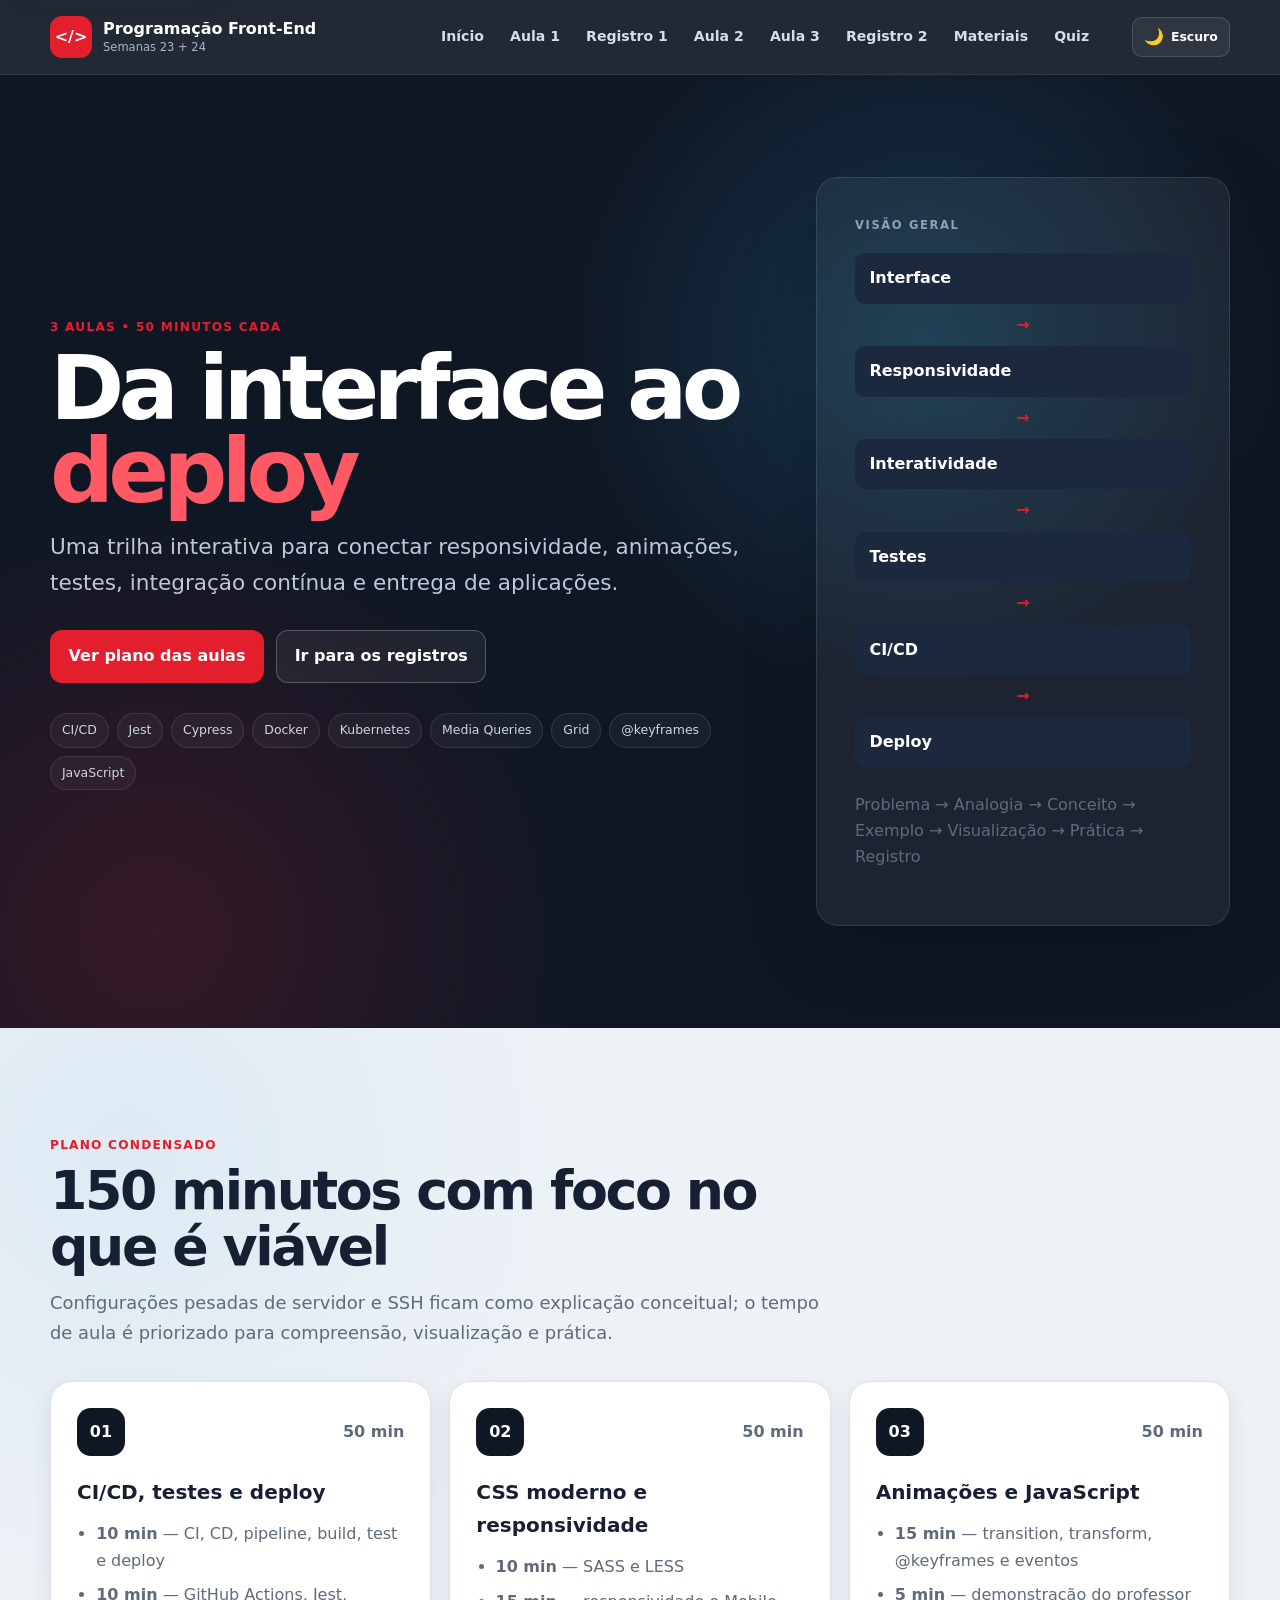
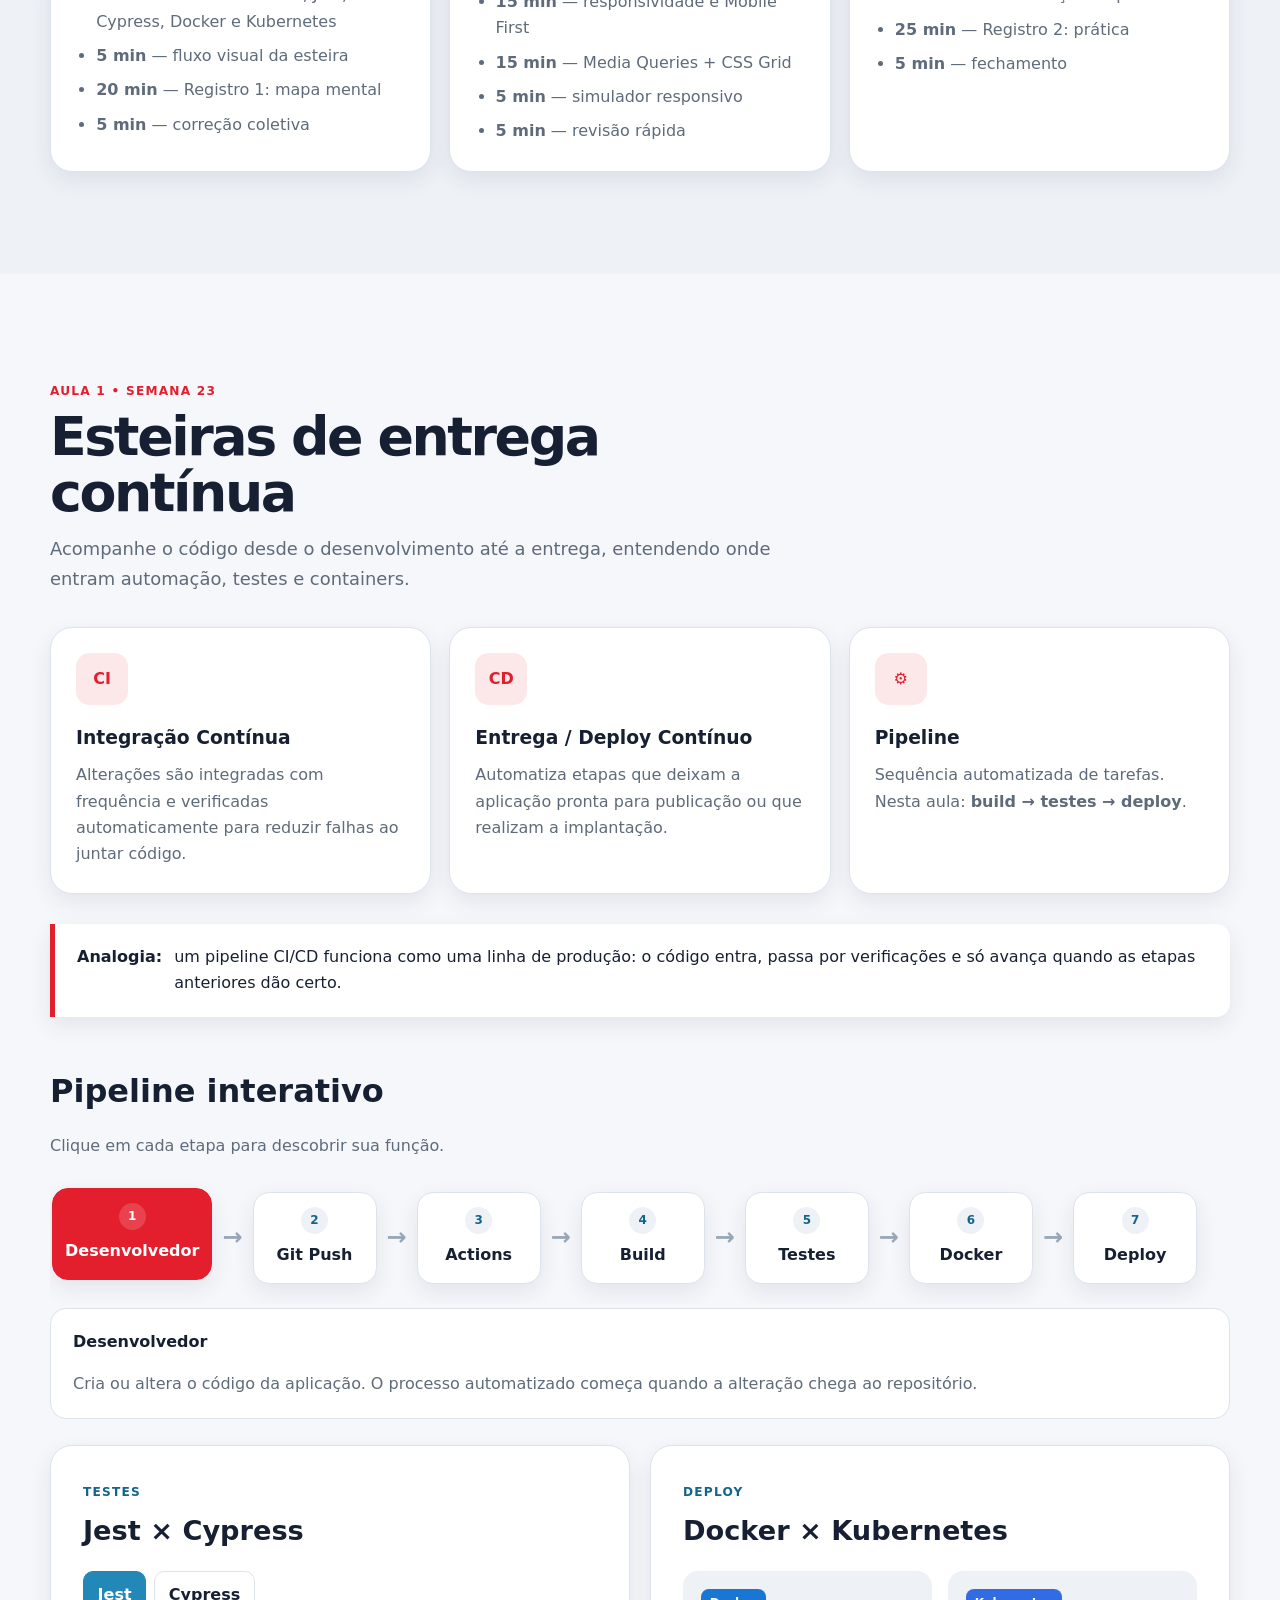
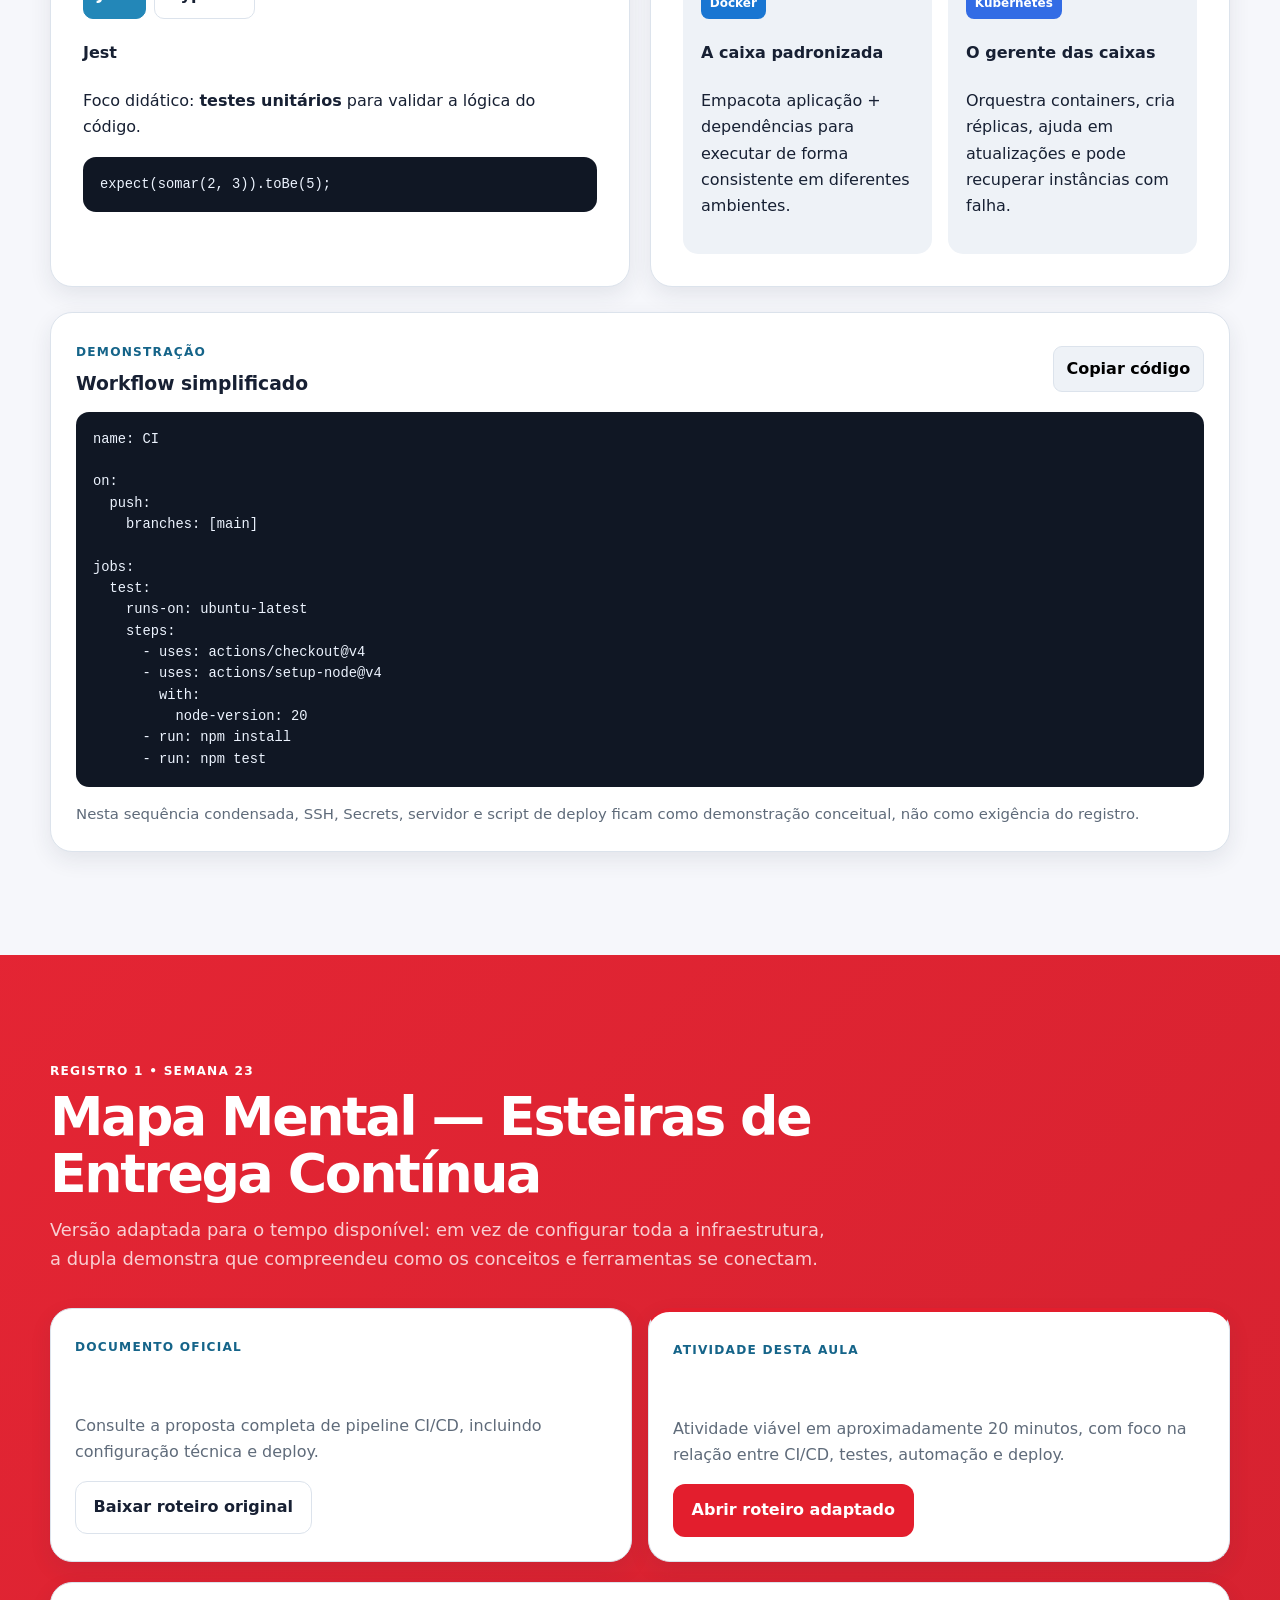
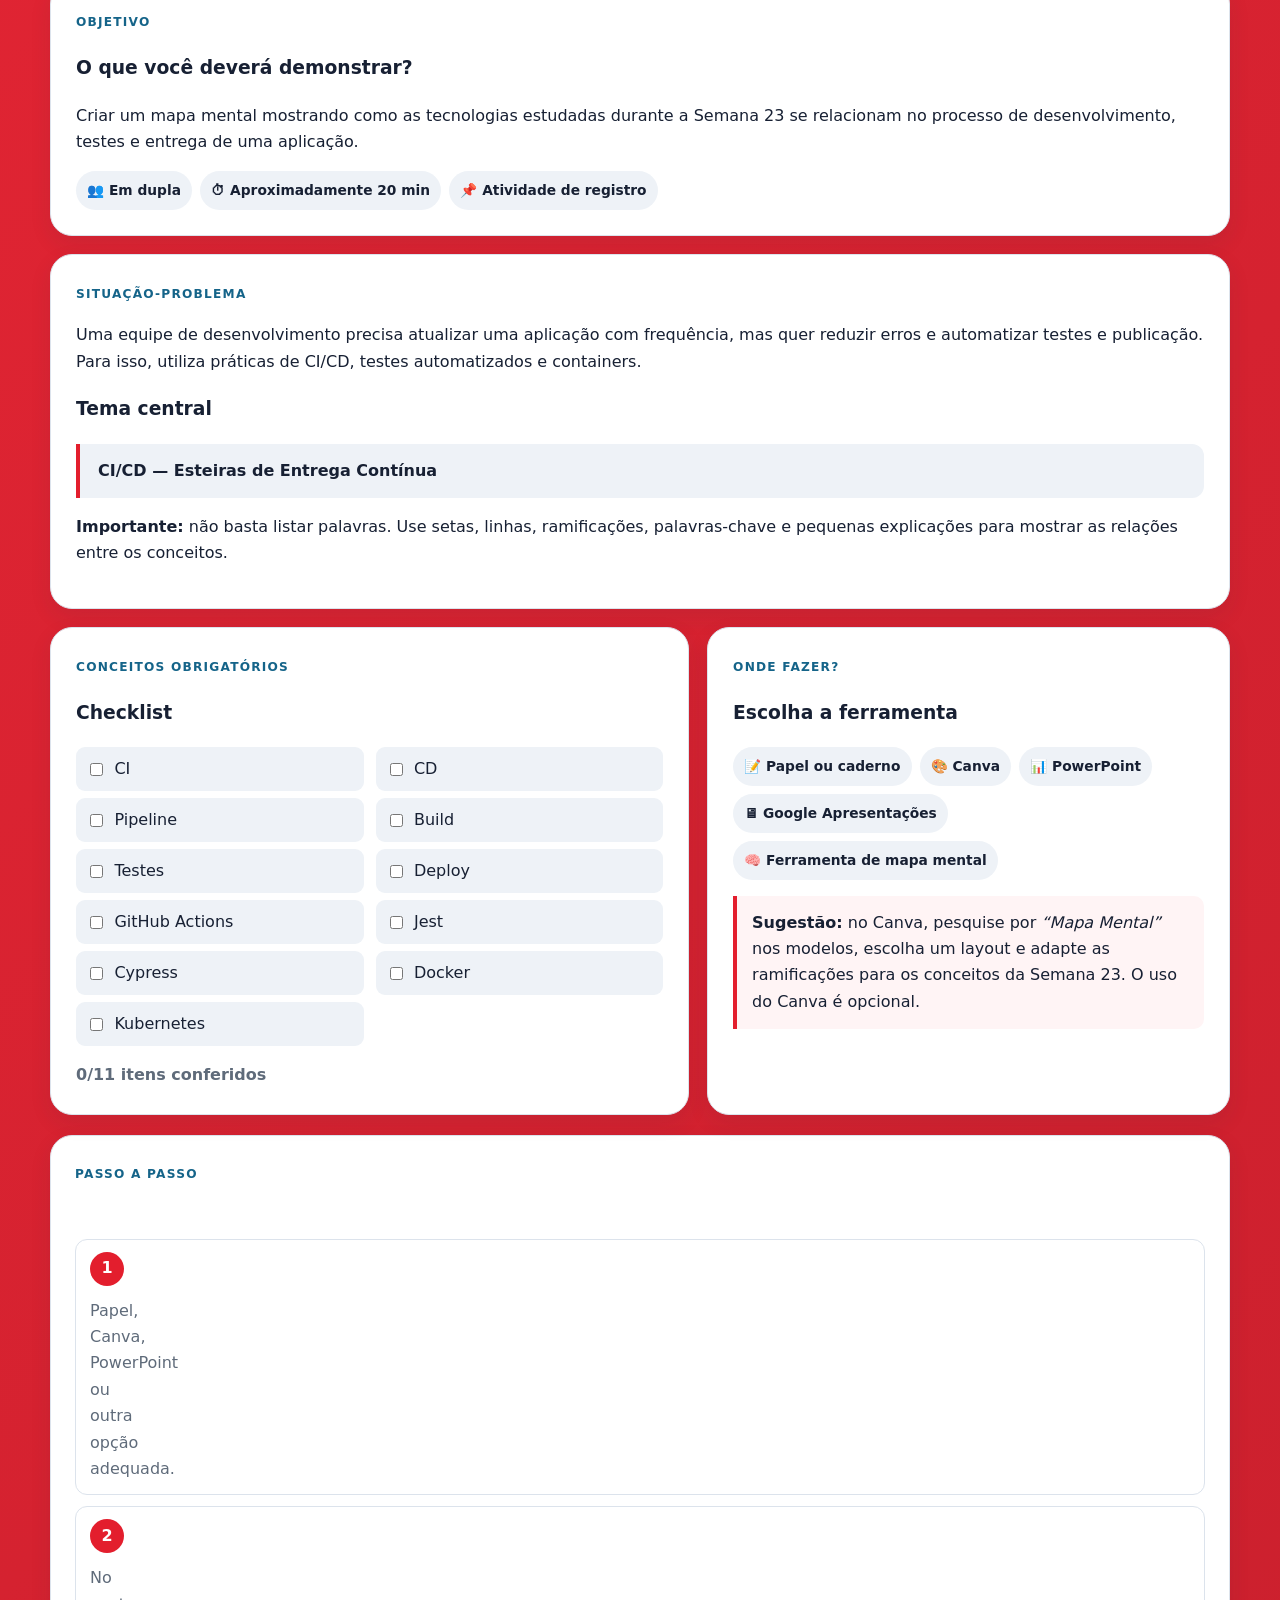
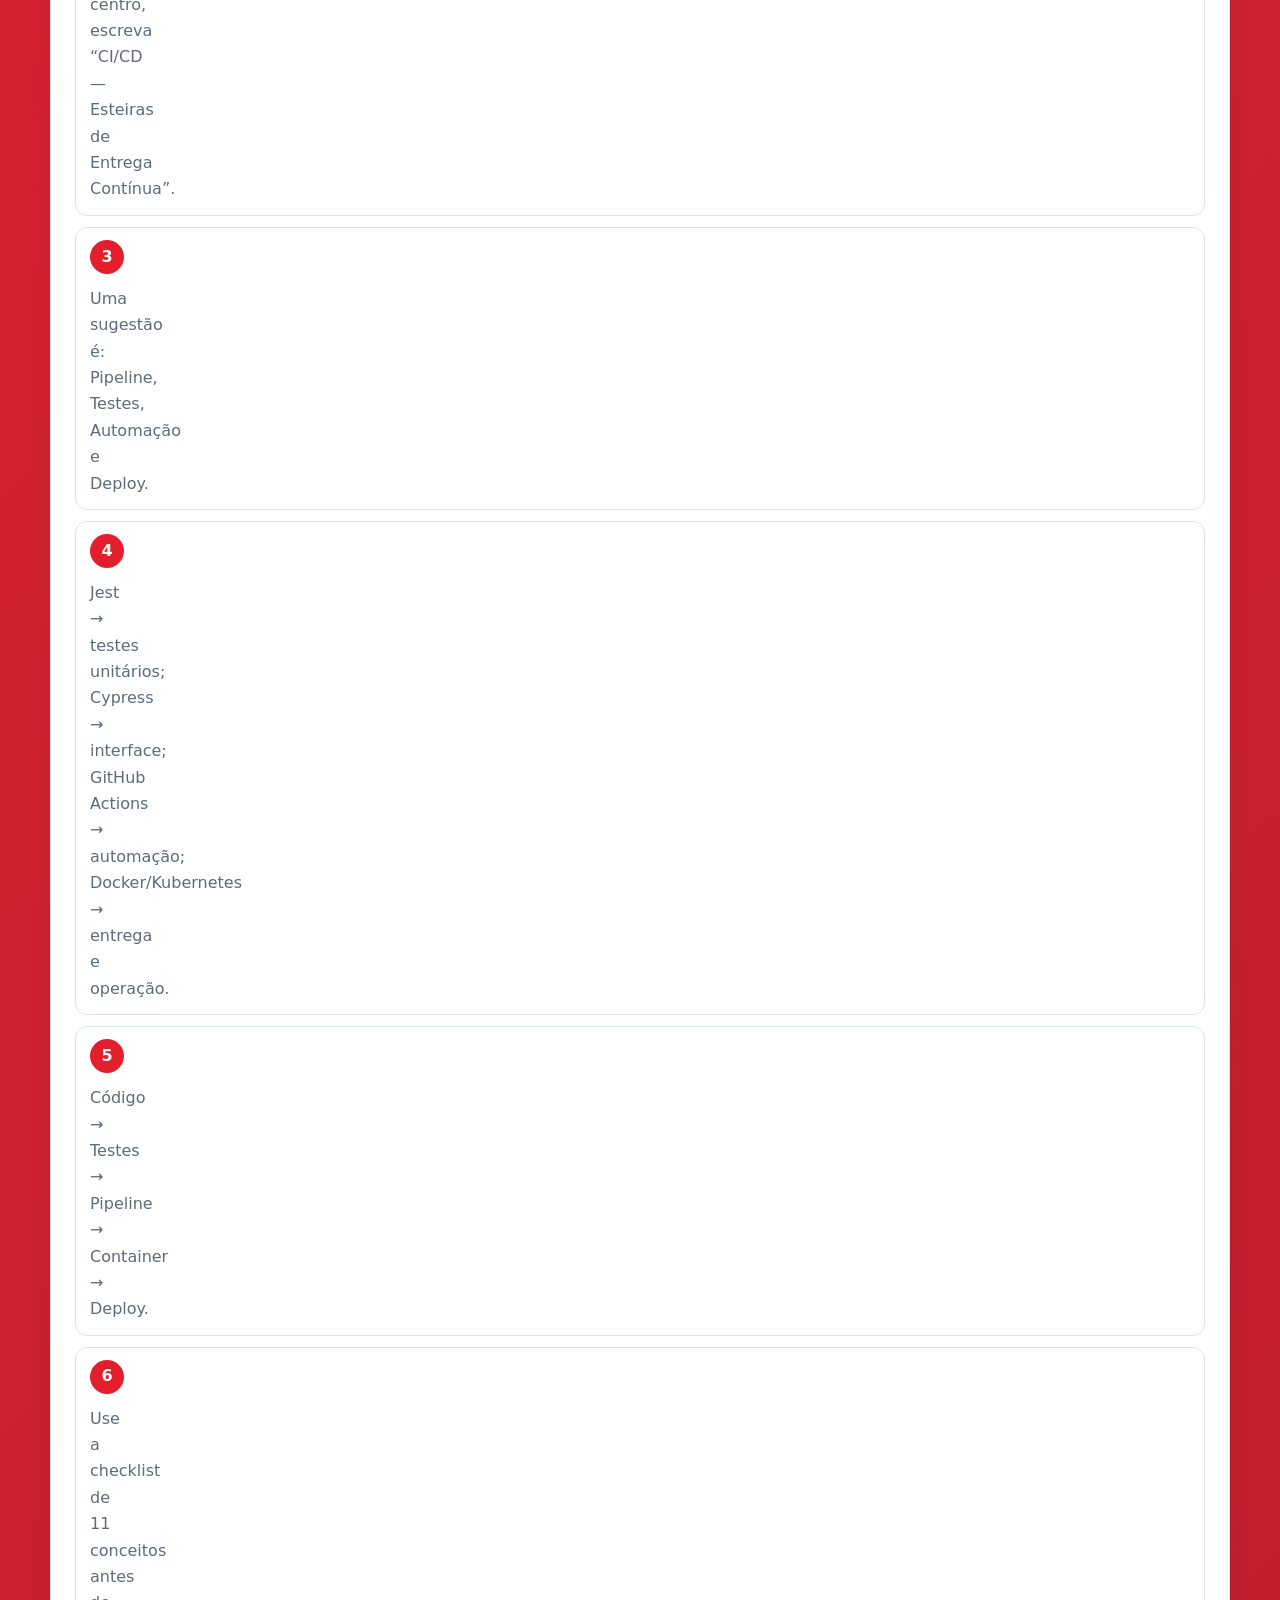
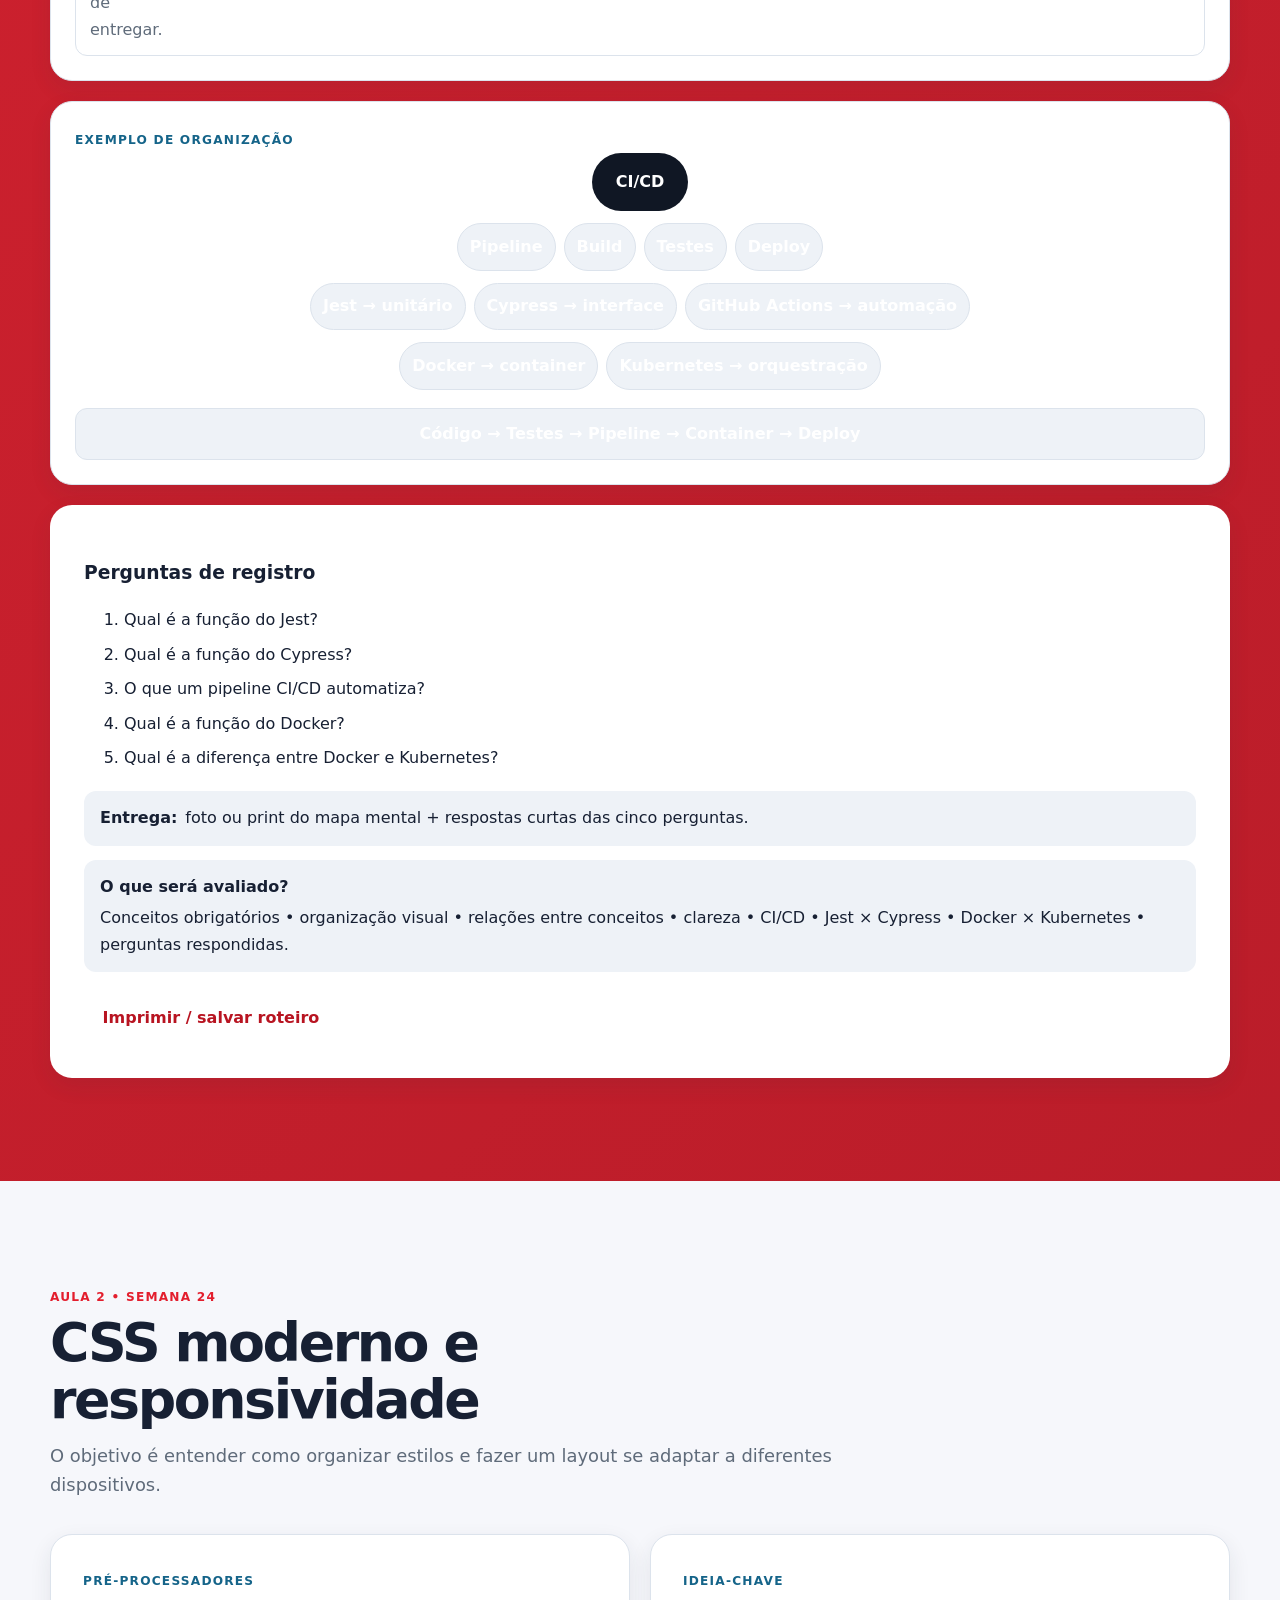
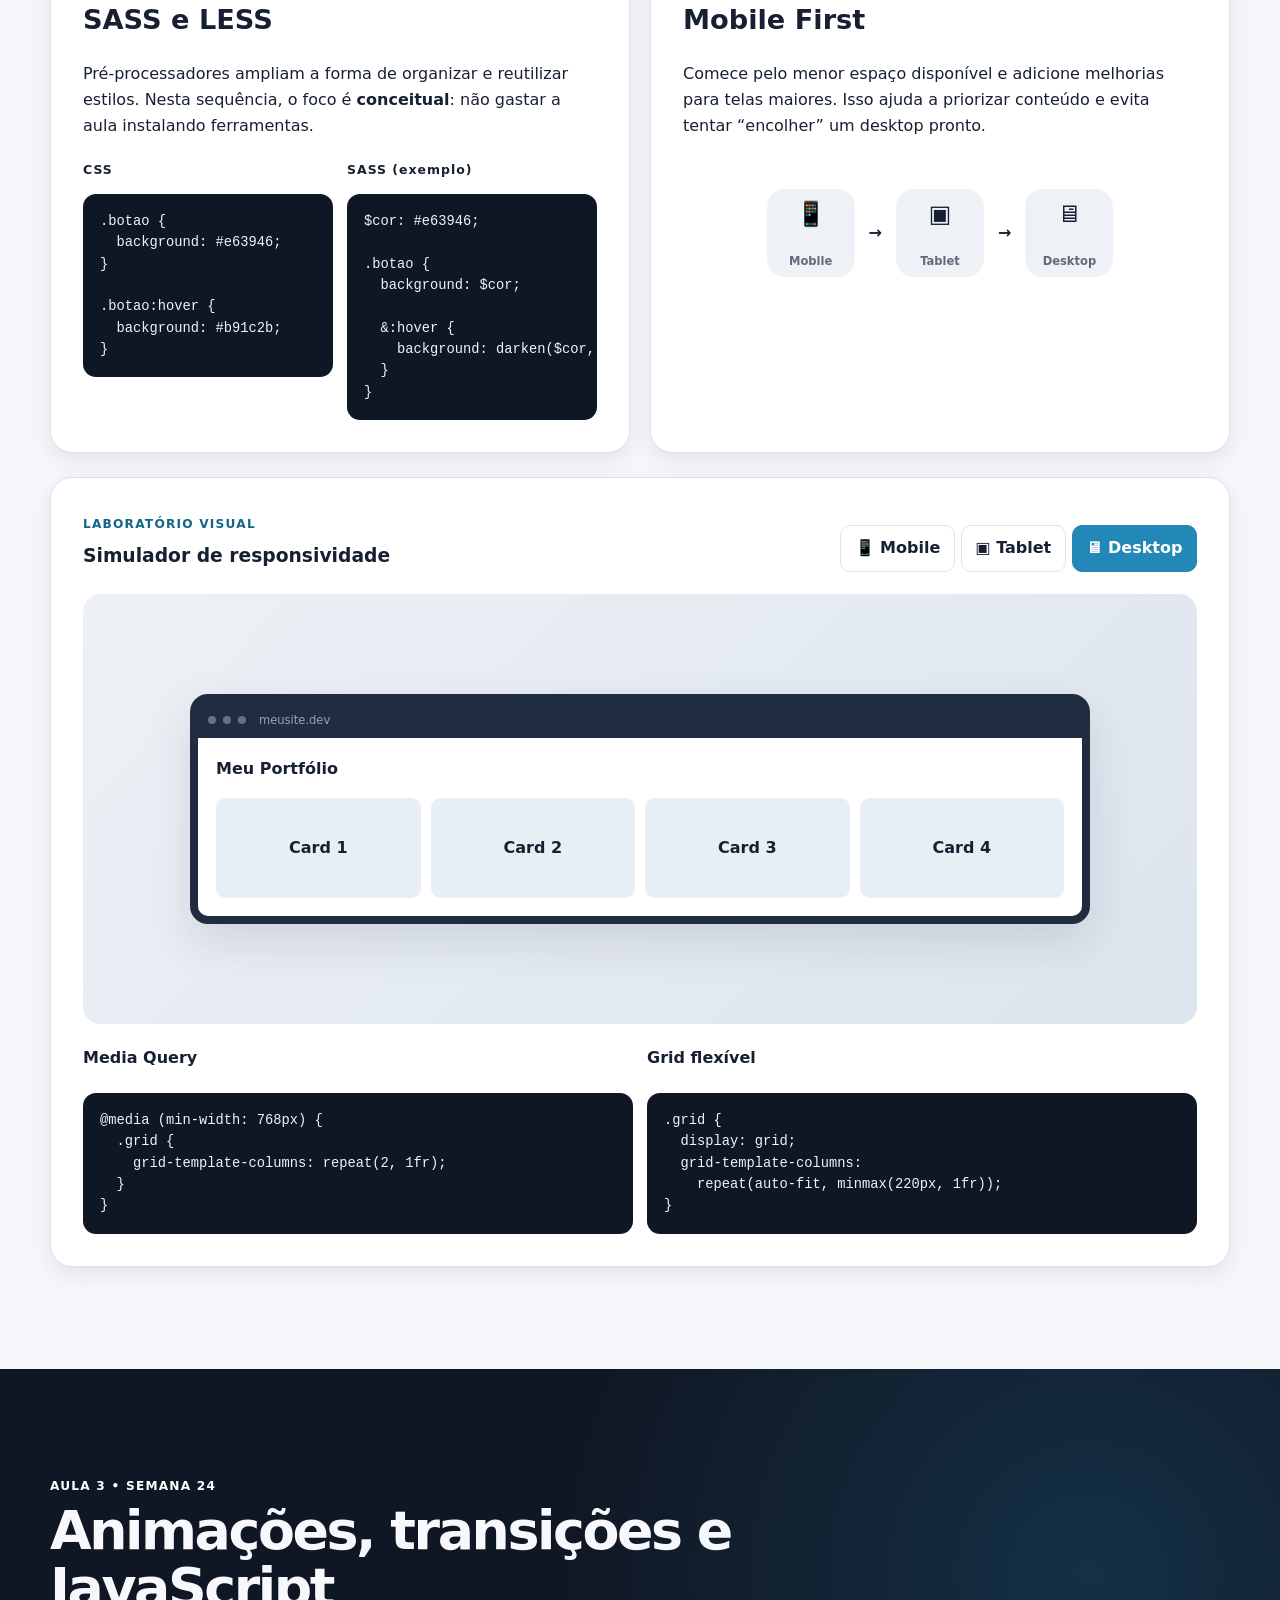
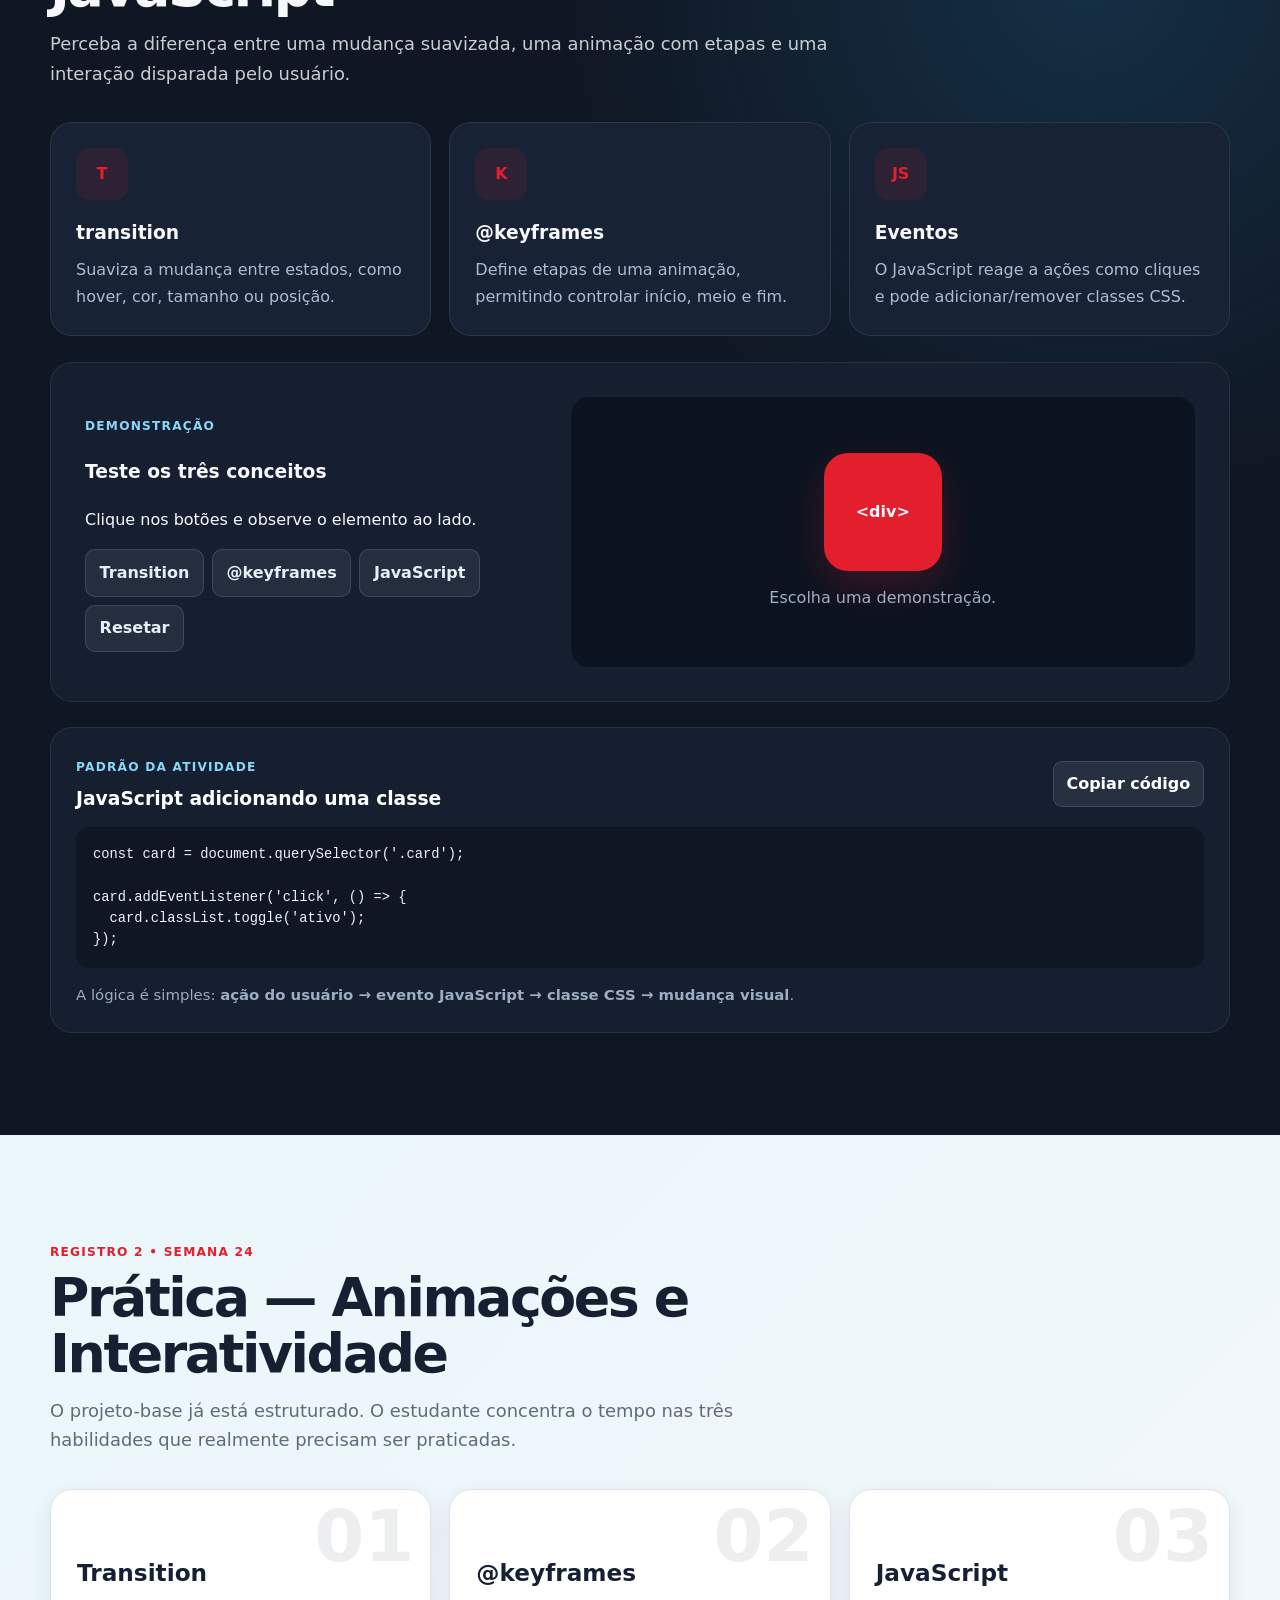
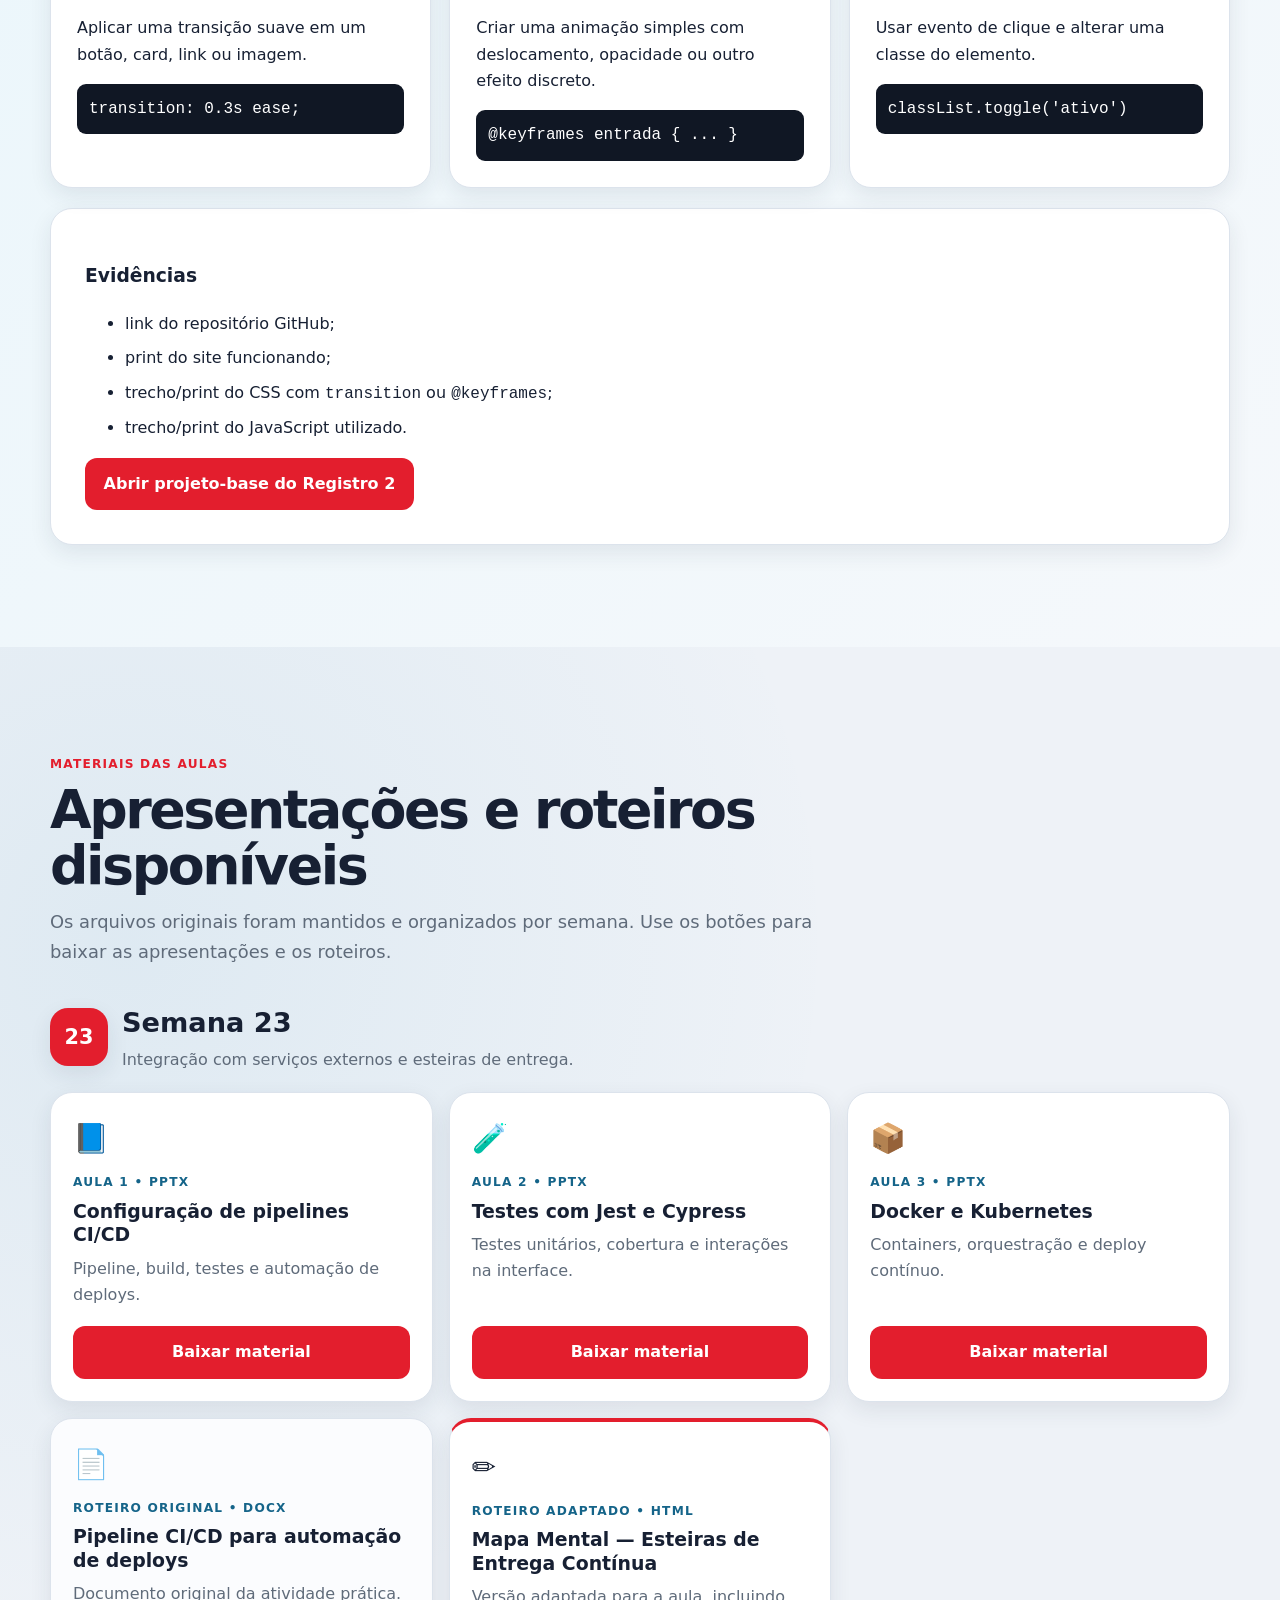
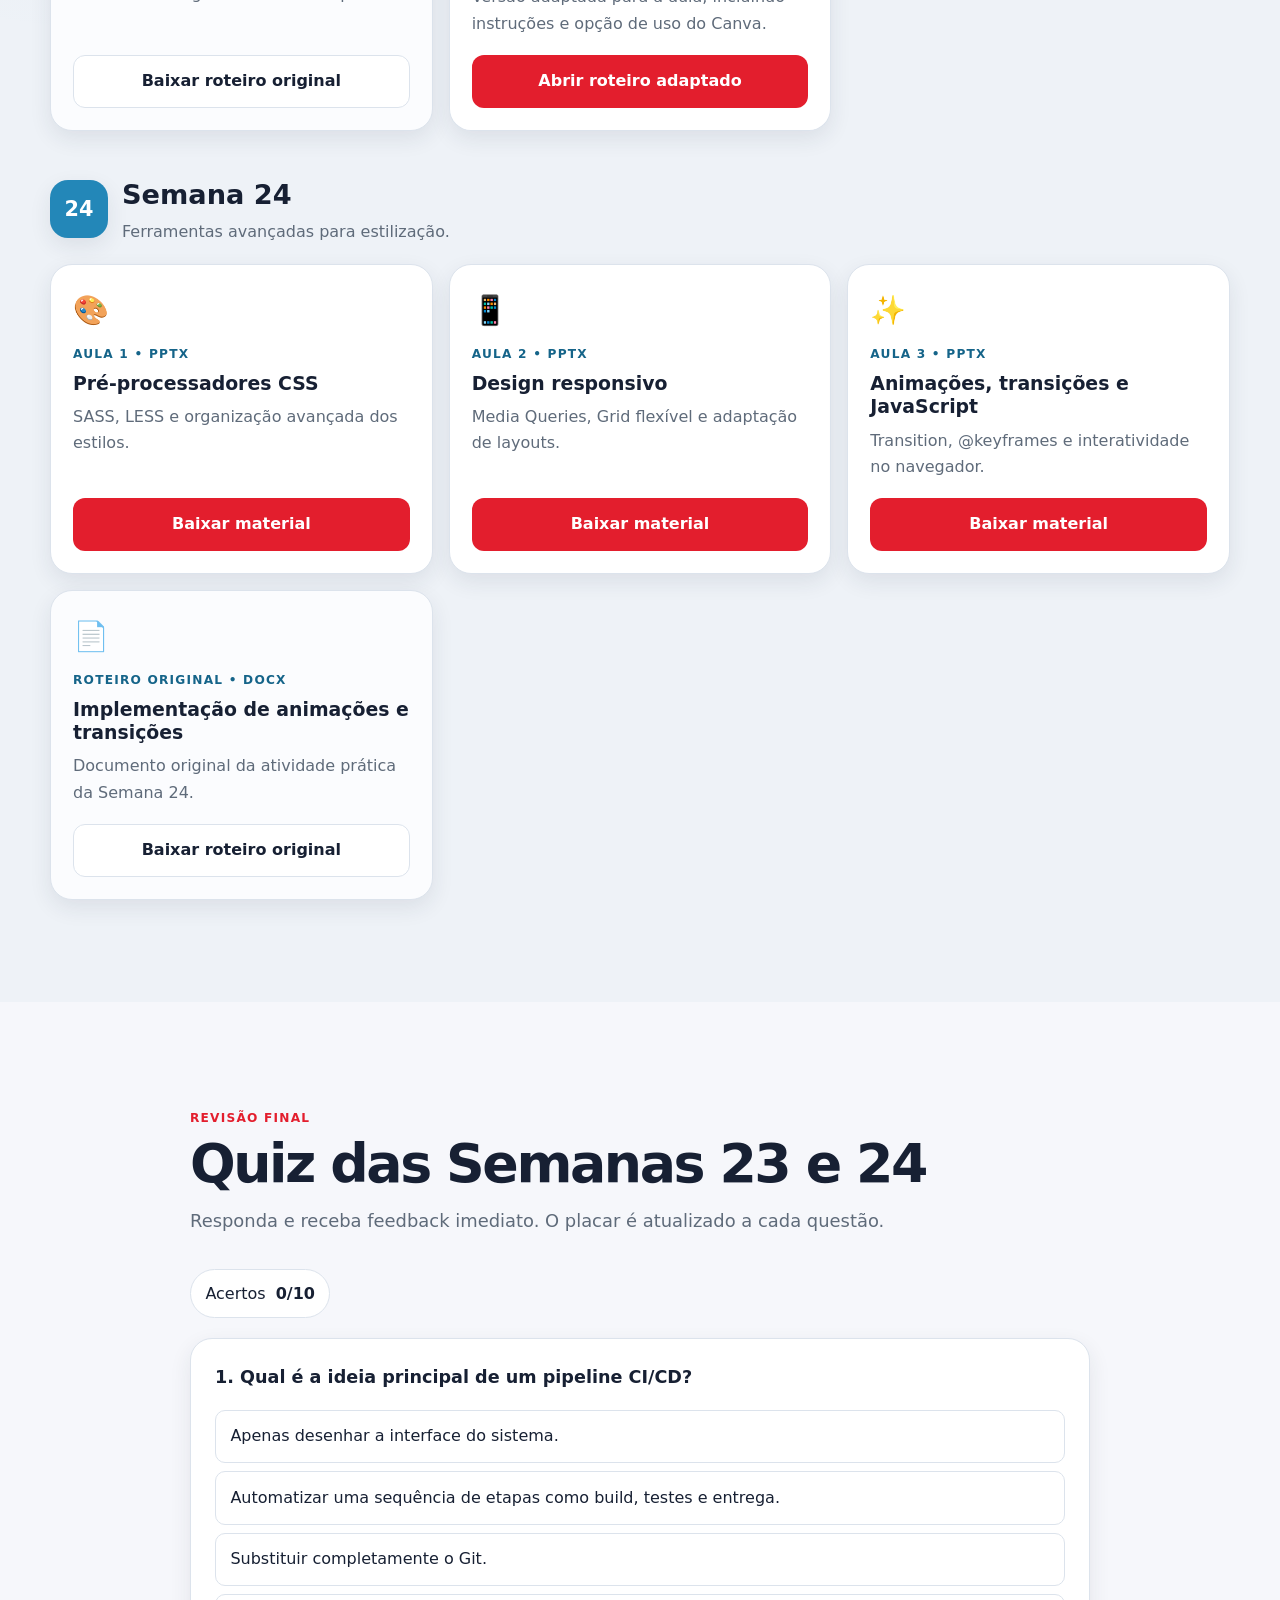
<file: index.html>
<!DOCTYPE html>

<html lang="pt-BR">
<head>
<meta charset="utf-8"/>
<meta content="width=device-width, initial-scale=1.0" name="viewport"/>
<meta content="Aula interativa de Programação Front-End: Semanas 23 e 24 — CI/CD, testes, Docker, Kubernetes, responsividade, animações e JavaScript." name="description"/>
<title>Front-End | Semanas 23 e 24</title>
<meta name="color-scheme" content="light dark"/>
<script>
(() => {
  const root = document.documentElement;
  let saved = null;

  try {
    saved = localStorage.getItem('theme');
  } catch (_) {
    saved = null;
  }

  if (saved !== 'light' && saved !== 'dark') saved = null;

  const prefersDark = window.matchMedia?.('(prefers-color-scheme: dark)').matches ?? false;
  const theme = saved || (prefersDark ? 'dark' : 'light');

  root.dataset.theme = theme;
  root.style.colorScheme = theme;
})();
</script>
<link href="styles.css" rel="stylesheet"/>
</head>
<body>
<a class="skip-link" href="#conteudo">Pular para o conteúdo</a>
<div aria-hidden="true" class="progress"><span id="readingProgress"></span></div>
<header class="topbar" id="topo">
<div class="container topbar__content">
<a aria-label="Voltar ao início" class="brand" href="#inicio">
<span class="brand__mark">&lt;/&gt;</span>
<span><strong>Programação Front-End</strong><small>Semanas 23 + 24</small></span>
</a>
<button aria-label="Alternar modo claro e escuro" aria-pressed="false" class="theme-toggle" id="themeToggle" title="Alternar tema" type="button"><span aria-hidden="true" class="theme-toggle__icon">🌙</span><span class="theme-toggle__text">Escuro</span></button><button aria-controls="mainNav" aria-expanded="false" aria-label="Abrir menu" class="menu-toggle" id="menuToggle" type="button">
<span></span><span></span><span></span>
</button>
<nav aria-label="Navegação principal" class="nav" id="mainNav">
<a href="#inicio">Início</a><a href="#aula1">Aula 1</a>
<a href="#registro1">Registro 1</a>
<a href="#aula2">Aula 2</a>
<a href="#aula3">Aula 3</a>
<a href="#registro2">Registro 2</a>
<a href="#materiais">Materiais</a><a href="#quiz">Quiz</a>
</nav>
</div>
</header>
<main id="conteudo">
<section class="hero section" id="inicio">
<div class="container hero__grid">
<div>
<span class="eyebrow">3 aulas • 50 minutos cada</span>
<h1>Da interface ao <span>deploy</span></h1>
<p class="hero__lead">Uma trilha interativa para conectar responsividade, animações, testes, integração contínua e entrega de aplicações.</p>
<div class="hero__actions">
<a class="btn btn--primary" href="#plano">Ver plano das aulas</a>
<a class="btn btn--ghost" href="#registro1">Ir para os registros</a>
</div>
<div class="chips">
<span>CI/CD</span><span>Jest</span><span>Cypress</span><span>Docker</span>
<span>Kubernetes</span><span>Media Queries</span><span>Grid</span>
<span>@keyframes</span><span>JavaScript</span>
</div>
</div>
<aside class="hero-card">
<p class="hero-card__label">VISÃO GERAL</p>
<div class="mini-flow">
<span>Interface</span><b>→</b><span>Responsividade</span><b>→</b>
<span>Interatividade</span><b>→</b><span>Testes</span><b>→</b>
<span>CI/CD</span><b>→</b><span>Deploy</span>
</div>
<p class="muted">Problema → Analogia → Conceito → Exemplo → Visualização → Prática → Registro</p>
</aside>
</div>
</section>
<section class="section section--soft" id="plano">
<div class="container">
<div class="section-heading">
<span class="eyebrow">Plano condensado</span>
<h2>150 minutos com foco no que é viável</h2>
<p>Configurações pesadas de servidor e SSH ficam como explicação conceitual; o tempo de aula é priorizado para compreensão, visualização e prática.</p>
</div>
<div class="timeline-grid">
<article class="lesson-card">
<div class="lesson-card__top"><span class="lesson-number">01</span><span>50 min</span></div>
<h3>CI/CD, testes e deploy</h3>
<ul>
<li><strong>10 min</strong> — CI, CD, pipeline, build, test e deploy</li>
<li><strong>10 min</strong> — GitHub Actions, Jest, Cypress, Docker e Kubernetes</li>
<li><strong>5 min</strong> — fluxo visual da esteira</li>
<li><strong>20 min</strong> — Registro 1: mapa mental</li>
<li><strong>5 min</strong> — correção coletiva</li>
</ul>
</article>
<article class="lesson-card">
<div class="lesson-card__top"><span class="lesson-number">02</span><span>50 min</span></div>
<h3>CSS moderno e responsividade</h3>
<ul>
<li><strong>10 min</strong> — SASS e LESS</li>
<li><strong>15 min</strong> — responsividade e Mobile First</li>
<li><strong>15 min</strong> — Media Queries + CSS Grid</li>
<li><strong>5 min</strong> — simulador responsivo</li>
<li><strong>5 min</strong> — revisão rápida</li>
</ul>
</article>
<article class="lesson-card">
<div class="lesson-card__top"><span class="lesson-number">03</span><span>50 min</span></div>
<h3>Animações e JavaScript</h3>
<ul>
<li><strong>15 min</strong> — transition, transform, @keyframes e eventos</li>
<li><strong>5 min</strong> — demonstração do professor</li>
<li><strong>25 min</strong> — Registro 2: prática</li>
<li><strong>5 min</strong> — fechamento</li>
</ul>
</article>
</div>
</div>
</section>
<section class="section" id="aula1">
<div class="container">
<div class="section-heading">
<span class="eyebrow">Aula 1 • Semana 23</span>
<h2>Esteiras de entrega contínua</h2>
<p>Acompanhe o código desde o desenvolvimento até a entrega, entendendo onde entram automação, testes e containers.</p>
</div>
<div class="concept-grid">
<article class="concept-card"><span class="concept-icon">CI</span><h3>Integração Contínua</h3><p>Alterações são integradas com frequência e verificadas automaticamente para reduzir falhas ao juntar código.</p></article>
<article class="concept-card"><span class="concept-icon">CD</span><h3>Entrega / Deploy Contínuo</h3><p>Automatiza etapas que deixam a aplicação pronta para publicação ou que realizam a implantação.</p></article>
<article class="concept-card"><span class="concept-icon">⚙</span><h3>Pipeline</h3><p>Sequência automatizada de tarefas. Nesta aula: <strong>build → testes → deploy</strong>.</p></article>
</div>
<div class="callout"><strong>Analogia:</strong><span>um pipeline CI/CD funciona como uma linha de produção: o código entra, passa por verificações e só avança quando as etapas anteriores dão certo.</span></div>
<h3 class="subheading">Pipeline interativo</h3>
<p class="instruction">Clique em cada etapa para descobrir sua função.</p>
<div aria-label="Fluxo de CI/CD" class="pipeline" id="pipeline" role="list">
<button class="pipeline-step is-active" data-text="Cria ou altera o código da aplicação. O processo automatizado começa quando a alteração chega ao repositório." data-title="Desenvolvedor"><span>1</span>Desenvolvedor</button>
<span class="pipeline-arrow">→</span>
<button class="pipeline-step" data-text="Envia os commits para o repositório remoto. Um push pode ser usado como gatilho para iniciar o workflow." data-title="Git Push"><span>2</span>Git Push</button>
<span class="pipeline-arrow">→</span>
<button class="pipeline-step" data-text="Executa o workflow definido em um arquivo YAML, automatizando etapas como checkout, instalação e testes." data-title="GitHub Actions"><span>3</span>Actions</button>
<span class="pipeline-arrow">→</span>
<button class="pipeline-step" data-text="Prepara a aplicação e suas dependências para que ela possa ser verificada e executada." data-title="Build"><span>4</span>Build</button>
<span class="pipeline-arrow">→</span>
<button class="pipeline-step" data-text="Verificam automaticamente se a lógica e o comportamento esperado continuam corretos." data-title="Testes"><span>5</span>Testes</button>
<span class="pipeline-arrow">→</span>
<button class="pipeline-step" data-text="Empacota a aplicação e suas dependências em um ambiente padronizado." data-title="Docker"><span>6</span>Docker</button>
<span class="pipeline-arrow">→</span>
<button class="pipeline-step" data-text="A aplicação é entregue. Em cenários maiores, Kubernetes pode orquestrar várias instâncias e ajudar a manter a aplicação disponível." data-title="Deploy / Kubernetes"><span>7</span>Deploy</button>
</div>
<div aria-live="polite" class="pipeline-info" id="pipelineInfo">
<strong>Desenvolvedor</strong>
<p>Cria ou altera o código da aplicação. O processo automatizado começa quando a alteração chega ao repositório.</p>
</div>
<div class="two-column">
<article class="panel">
<div class="panel__header"><span class="tag">TESTES</span><h3>Jest × Cypress</h3></div>
<div class="comparison">
<button class="compare-tab is-active" data-target="jestContent">Jest</button>
<button class="compare-tab" data-target="cypressContent">Cypress</button>
</div>
<div class="compare-content is-active" id="jestContent">
<h4>Jest</h4><p>Foco didático: <strong>testes unitários</strong> para validar a lógica do código.</p>
<pre><code>expect(somar(2, 3)).toBe(5);</code></pre>
</div>
<div class="compare-content" id="cypressContent">
<h4>Cypress</h4><p>Foco didático: <strong>interação e comportamento da interface</strong> pelo ponto de vista do usuário.</p>
<pre><code>cy.get('#entrar').click();</code></pre>
</div>
</article>
<article class="panel">
<div class="panel__header"><span class="tag">DEPLOY</span><h3>Docker × Kubernetes</h3></div>
<div class="versus">
<div><span class="tool-badge">Docker</span><h4>A caixa padronizada</h4><p>Empacota aplicação + dependências para executar de forma consistente em diferentes ambientes.</p></div>
<div><span class="tool-badge tool-badge--alt">Kubernetes</span><h4>O gerente das caixas</h4><p>Orquestra containers, cria réplicas, ajuda em atualizações e pode recuperar instâncias com falha.</p></div>
</div>
</article>
</div>
<article class="code-card">
<div class="code-card__head">
<div><span class="tag">DEMONSTRAÇÃO</span><h3>Workflow simplificado</h3></div>
<button class="copy-btn" data-copy="workflowCode" type="button">Copiar código</button>
</div>
<pre><code id="workflowCode">name: CI

on:
  push:
    branches: [main]

jobs:
  test:
    runs-on: ubuntu-latest
    steps:
      - uses: actions/checkout@v4
      - uses: actions/setup-node@v4
        with:
          node-version: 20
      - run: npm install
      - run: npm test</code></pre>
<p class="code-note">Nesta sequência condensada, SSH, Secrets, servidor e script de deploy ficam como demonstração conceitual, não como exigência do registro.</p>
</article>
</div>
</section>
<section class="section section--accent" id="registro1">
<div class="container">
<div class="section-heading">
<span class="eyebrow">Registro 1 • Semana 23</span>
<h2>Mapa Mental — Esteiras de Entrega Contínua</h2>
<p>Versão adaptada para o tempo disponível: em vez de configurar toda a infraestrutura, a dupla demonstra que compreendeu como os conceitos e ferramentas se conectam.</p>
</div>
<div class="source-choice">
<article class="source-choice__card">
<span class="tag">DOCUMENTO OFICIAL</span>
<h3>Roteiro original da SEDUC</h3>
<p>Consulte a proposta completa de pipeline CI/CD, incluindo configuração técnica e deploy.</p>
<a class="btn btn--ghost-dark" download="" href="materiais/semana23/roteiro-original-ci-cd.docx">Baixar roteiro original</a>
</article>
<article class="source-choice__card source-choice__card--adapted">
<span class="tag">ATIVIDADE DESTA AULA</span>
<h3>Roteiro adaptado — Mapa Mental</h3>
<p>Atividade viável em aproximadamente 20 minutos, com foco na relação entre CI/CD, testes, automação e deploy.</p>
<a class="btn btn--primary" href="materiais/semana23/roteiro-adaptado-semana23.html">Abrir roteiro adaptado</a>
</article>
</div>
<div class="activity-grid">
<article class="activity-card activity-card--wide">
<span class="tag">OBJETIVO</span>
<h3>O que você deverá demonstrar?</h3>
<p>Criar um mapa mental mostrando como as tecnologias estudadas durante a Semana 23 se relacionam no processo de desenvolvimento, testes e entrega de uma aplicação.</p>
<div class="activity-meta">
<span>👥 Em dupla</span><span>⏱ Aproximadamente 20 min</span><span>📌 Atividade de registro</span>
</div>
</article>
<article class="activity-card activity-card--wide">
<span class="tag">SITUAÇÃO-PROBLEMA</span>
<p>Uma equipe de desenvolvimento precisa atualizar uma aplicação com frequência, mas quer reduzir erros e automatizar testes e publicação. Para isso, utiliza práticas de CI/CD, testes automatizados e containers.</p>
<h3>Tema central</h3>
<blockquote>CI/CD — Esteiras de Entrega Contínua</blockquote>
<p><strong>Importante:</strong> não basta listar palavras. Use setas, linhas, ramificações, palavras-chave e pequenas explicações para mostrar as relações entre os conceitos.</p>
</article>
<article class="activity-card">
<span class="tag">CONCEITOS OBRIGATÓRIOS</span>
<h3>Checklist</h3>
<div class="checklist" id="mindChecklist">
<label><input type="checkbox"/> CI</label><label><input type="checkbox"/> CD</label>
<label><input type="checkbox"/> Pipeline</label><label><input type="checkbox"/> Build</label>
<label><input type="checkbox"/> Testes</label><label><input type="checkbox"/> Deploy</label>
<label><input type="checkbox"/> GitHub Actions</label><label><input type="checkbox"/> Jest</label>
<label><input type="checkbox"/> Cypress</label><label><input type="checkbox"/> Docker</label>
<label><input type="checkbox"/> Kubernetes</label>
</div>
<p class="check-progress"><span id="mindCount">0</span>/11 itens conferidos</p>
</article>
<article class="activity-card">
<span class="tag">ONDE FAZER?</span>
<h3>Escolha a ferramenta</h3>
<div class="tool-options">
<span>📝 Papel ou caderno</span>
<span>🎨 Canva</span>
<span>📊 PowerPoint</span>
<span>🖥 Google Apresentações</span>
<span>🧠 Ferramenta de mapa mental</span>
</div>
<div class="canva-tip"><strong>Sugestão:</strong> no Canva, pesquise por <em>“Mapa Mental”</em> nos modelos, escolha um layout e adapte as ramificações para os conceitos da Semana 23. O uso do Canva é opcional.</div>
</article>
</div>
<div class="steps-card">
<div class="steps-card__head"><span class="tag">PASSO A PASSO</span><h3>Como construir o mapa</h3></div>
<ol class="activity-steps">
<li><strong>Escolha a ferramenta.</strong><span>Papel, Canva, PowerPoint ou outra opção adequada.</span></li>
<li><strong>Defina o tema central.</strong><span>No centro, escreva “CI/CD — Esteiras de Entrega Contínua”.</span></li>
<li><strong>Crie os ramos principais.</strong><span>Uma sugestão é: Pipeline, Testes, Automação e Deploy.</span></li>
<li><strong>Relacione as ferramentas.</strong><span>Jest → testes unitários; Cypress → interface; GitHub Actions → automação; Docker/Kubernetes → entrega e operação.</span></li>
<li><strong>Mostre o fluxo.</strong><span>Código → Testes → Pipeline → Container → Deploy.</span></li>
<li><strong>Revise.</strong><span>Use a checklist de 11 conceitos antes de entregar.</span></li>
</ol>
</div>
<div class="mindmap-example">
<span class="tag">EXEMPLO DE ORGANIZAÇÃO</span>
<div aria-label="Exemplo de organização do mapa mental" class="mindmap-demo">
<div class="mind-node mind-node--center">CI/CD</div>
<div class="mind-branch"><span>Pipeline</span><span>Build</span><span>Testes</span><span>Deploy</span></div>
<div class="mind-branch"><span>Jest → unitário</span><span>Cypress → interface</span><span>GitHub Actions → automação</span></div>
<div class="mind-branch"><span>Docker → container</span><span>Kubernetes → orquestração</span></div>
<div class="flow-highlight">Código → Testes → Pipeline → Container → Deploy</div>
</div>
</div>
<div class="questions-box">
<h3>Perguntas de registro</h3>
<ol>
<li>Qual é a função do Jest?</li>
<li>Qual é a função do Cypress?</li>
<li>O que um pipeline CI/CD automatiza?</li>
<li>Qual é a função do Docker?</li>
<li>Qual é a diferença entre Docker e Kubernetes?</li>
</ol>
<div class="evidence"><strong>Entrega:</strong><span>foto ou print do mapa mental + respostas curtas das cinco perguntas.</span></div>
<div class="assessment-box">
<strong>O que será avaliado?</strong>
<span>Conceitos obrigatórios • organização visual • relações entre conceitos • clareza • CI/CD • Jest × Cypress • Docker × Kubernetes • perguntas respondidas.</span>
</div>
<button class="btn btn--light" id="printRegistro1" type="button">Imprimir / salvar roteiro</button>
</div>
</div>
</section>
<section class="section" id="aula2">
<div class="container">
<div class="section-heading">
<span class="eyebrow">Aula 2 • Semana 24</span>
<h2>CSS moderno e responsividade</h2>
<p>O objetivo é entender como organizar estilos e fazer um layout se adaptar a diferentes dispositivos.</p>
</div>
<div class="two-column">
<article class="panel">
<div class="panel__header"><span class="tag">PRÉ-PROCESSADORES</span><h3>SASS e LESS</h3></div>
<p>Pré-processadores ampliam a forma de organizar e reutilizar estilos. Nesta sequência, o foco é <strong>conceitual</strong>: não gastar a aula instalando ferramentas.</p>
<div class="before-after">
<div><span>CSS</span><pre><code>.botao {
  background: #e63946;
}

.botao:hover {
  background: #b91c2b;
}</code></pre></div>
<div><span>SASS (exemplo)</span><pre><code>$cor: #e63946;

.botao {
  background: $cor;

  &amp;:hover {
    background: darken($cor, 10%);
  }
}</code></pre></div>
</div>
</article>
<article class="panel">
<div class="panel__header"><span class="tag">IDEIA-CHAVE</span><h3>Mobile First</h3></div>
<p>Comece pelo menor espaço disponível e adicione melhorias para telas maiores. Isso ajuda a priorizar conteúdo e evita tentar “encolher” um desktop pronto.</p>
<div class="device-flow"><span>📱<small>Mobile</small></span><b>→</b><span>▣<small>Tablet</small></span><b>→</b><span>🖥<small>Desktop</small></span></div>
</article>
</div>
<article class="lab">
<div class="lab__head">
<div><span class="tag">LABORATÓRIO VISUAL</span><h3>Simulador de responsividade</h3></div>
<div aria-label="Escolher tamanho de tela" class="device-buttons" role="group">
<button data-device="mobile" type="button">📱 Mobile</button>
<button data-device="tablet" type="button">▣ Tablet</button>
<button class="is-active" data-device="desktop" type="button">🖥 Desktop</button>
</div>
</div>
<div class="responsive-stage">
<div class="mock-browser mock-browser--desktop" id="responsivePreview">
<div class="mock-browser__bar"><i></i><i></i><i></i><span>meusite.dev</span></div>
<div class="mock-page">
<header>Meu Portfólio</header>
<div class="mock-grid"><article>Card 1</article><article>Card 2</article><article>Card 3</article><article>Card 4</article></div>
</div>
</div>
</div>
<div class="concept-pair">
<div><h4>Media Query</h4><pre><code>@media (min-width: 768px) {
  .grid {
    grid-template-columns: repeat(2, 1fr);
  }
}</code></pre></div>
<div><h4>Grid flexível</h4><pre><code>.grid {
  display: grid;
  grid-template-columns:
    repeat(auto-fit, minmax(220px, 1fr));
}</code></pre></div>
</div>
</article>
</div>
</section>
<section class="section section--dark" id="aula3">
<div class="container">
<div class="section-heading">
<span class="eyebrow">Aula 3 • Semana 24</span>
<h2>Animações, transições e JavaScript</h2>
<p>Perceba a diferença entre uma mudança suavizada, uma animação com etapas e uma interação disparada pelo usuário.</p>
</div>
<div class="concept-grid">
<article class="concept-card concept-card--dark"><span class="concept-icon">T</span><h3>transition</h3><p>Suaviza a mudança entre estados, como hover, cor, tamanho ou posição.</p></article>
<article class="concept-card concept-card--dark"><span class="concept-icon">K</span><h3>@keyframes</h3><p>Define etapas de uma animação, permitindo controlar início, meio e fim.</p></article>
<article class="concept-card concept-card--dark"><span class="concept-icon">JS</span><h3>Eventos</h3><p>O JavaScript reage a ações como cliques e pode adicionar/remover classes CSS.</p></article>
</div>
<article class="animation-lab">
<div>
<span class="tag">DEMONSTRAÇÃO</span><h3>Teste os três conceitos</h3><p>Clique nos botões e observe o elemento ao lado.</p>
<div class="animation-controls">
<button data-animation="transition" type="button">Transition</button>
<button data-animation="keyframes" type="button">@keyframes</button>
<button data-animation="javascript" type="button">JavaScript</button>
<button data-animation="reset" type="button">Resetar</button>
</div>
</div>
<div class="animation-stage">
<div class="demo-box" id="demoBox"><span>&lt;div&gt;</span></div>
<p id="animationExplanation">Escolha uma demonstração.</p>
</div>
</article>
<article class="code-card code-card--dark">
<div class="code-card__head">
<div><span class="tag">PADRÃO DA ATIVIDADE</span><h3>JavaScript adicionando uma classe</h3></div>
<button class="copy-btn copy-btn--dark" data-copy="jsClassCode" type="button">Copiar código</button>
</div>
<pre><code id="jsClassCode">const card = document.querySelector('.card');

card.addEventListener('click', () =&gt; {
  card.classList.toggle('ativo');
});</code></pre>
<p class="code-note">A lógica é simples: <strong>ação do usuário → evento JavaScript → classe CSS → mudança visual</strong>.</p>
</article>
</div>
</section>
<section class="section section--accent2" id="registro2">
<div class="container">
<div class="section-heading">
<span class="eyebrow">Registro 2 • Semana 24</span>
<h2>Prática — Animações e Interatividade</h2>
<p>O projeto-base já está estruturado. O estudante concentra o tempo nas três habilidades que realmente precisam ser praticadas.</p>
</div>
<div class="task-grid">
<article class="task-card"><span class="task-number">01</span><h3>Transition</h3><p>Aplicar uma transição suave em um botão, card, link ou imagem.</p><code>transition: 0.3s ease;</code></article>
<article class="task-card"><span class="task-number">02</span><h3>@keyframes</h3><p>Criar uma animação simples com deslocamento, opacidade ou outro efeito discreto.</p><code>@keyframes entrada { ... }</code></article>
<article class="task-card"><span class="task-number">03</span><h3>JavaScript</h3><p>Usar evento de clique e alterar uma classe do elemento.</p><code>classList.toggle('ativo')</code></article>
</div>
<div class="questions-box questions-box--light">
<h3>Evidências</h3>
<ul>
<li>link do repositório GitHub;</li><li>print do site funcionando;</li>
<li>trecho/print do CSS com <code>transition</code> ou <code>@keyframes</code>;</li>
<li>trecho/print do JavaScript utilizado.</li>
</ul>
<a class="btn btn--primary" href="atividade-registro2/index.html">Abrir projeto-base do Registro 2</a>
</div>
</div>
</section>
<section class="section section--soft" id="materiais">
<div class="container">
<div class="section-heading">
<span class="eyebrow">Materiais das aulas</span>
<h2>Apresentações e roteiros disponíveis</h2>
<p>Os arquivos originais foram mantidos e organizados por semana. Use os botões para baixar as apresentações e os roteiros.</p>
</div>
<div class="materials-week">
<div class="materials-week__head"><div><span class="week-number">23</span></div><div><h3>Semana 23</h3><p>Integração com serviços externos e esteiras de entrega.</p></div></div>
<div class="materials-grid">
<article class="material-card"><span class="material-icon">📘</span><span class="tag">AULA 1 • PPTX</span><h4>Configuração de pipelines CI/CD</h4><p>Pipeline, build, testes e automação de deploys.</p><a class="btn btn--primary" download="" href="materiais/semana23/aula1-configuracao-pipelines-ci-cd.pptx">Baixar material</a></article>
<article class="material-card"><span class="material-icon">🧪</span><span class="tag">AULA 2 • PPTX</span><h4>Testes com Jest e Cypress</h4><p>Testes unitários, cobertura e interações na interface.</p><a class="btn btn--primary" download="" href="materiais/semana23/aula2-testes-jest-cypress.pptx">Baixar material</a></article>
<article class="material-card"><span class="material-icon">📦</span><span class="tag">AULA 3 • PPTX</span><h4>Docker e Kubernetes</h4><p>Containers, orquestração e deploy contínuo.</p><a class="btn btn--primary" download="" href="materiais/semana23/aula3-docker-kubernetes.pptx">Baixar material</a></article>
<article class="material-card material-card--document"><span class="material-icon">📄</span><span class="tag">ROTEIRO ORIGINAL • DOCX</span><h4>Pipeline CI/CD para automação de deploys</h4><p>Documento original da atividade prática.</p><a class="btn btn--ghost-dark" download="" href="materiais/semana23/roteiro-original-ci-cd.docx">Baixar roteiro original</a></article>
<article class="material-card material-card--adapted"><span class="material-icon">✏️</span><span class="tag">ROTEIRO ADAPTADO • HTML</span><h4>Mapa Mental — Esteiras de Entrega Contínua</h4><p>Versão adaptada para a aula, incluindo instruções e opção de uso do Canva.</p><a class="btn btn--primary" href="materiais/semana23/roteiro-adaptado-semana23.html">Abrir roteiro adaptado</a></article>
</div>
</div>
<div class="materials-week">
<div class="materials-week__head"><div><span class="week-number week-number--blue">24</span></div><div><h3>Semana 24</h3><p>Ferramentas avançadas para estilização.</p></div></div>
<div class="materials-grid">
<article class="material-card"><span class="material-icon">🎨</span><span class="tag">AULA 1 • PPTX</span><h4>Pré-processadores CSS</h4><p>SASS, LESS e organização avançada dos estilos.</p><a class="btn btn--primary" download="" href="materiais/semana24/aula1-pre-processadores-css.pptx">Baixar material</a></article>
<article class="material-card"><span class="material-icon">📱</span><span class="tag">AULA 2 • PPTX</span><h4>Design responsivo</h4><p>Media Queries, Grid flexível e adaptação de layouts.</p><a class="btn btn--primary" download="" href="materiais/semana24/aula2-design-responsivo.pptx">Baixar material</a></article>
<article class="material-card"><span class="material-icon">✨</span><span class="tag">AULA 3 • PPTX</span><h4>Animações, transições e JavaScript</h4><p>Transition, @keyframes e interatividade no navegador.</p><a class="btn btn--primary" download="" href="materiais/semana24/aula3-animacoes-transicoes-js.pptx">Baixar material</a></article>
<article class="material-card material-card--document"><span class="material-icon">📄</span><span class="tag">ROTEIRO ORIGINAL • DOCX</span><h4>Implementação de animações e transições</h4><p>Documento original da atividade prática da Semana 24.</p><a class="btn btn--ghost-dark" download="" href="materiais/semana24/roteiro-original-animacoes.docx">Baixar roteiro original</a></article>
</div>
</div>
</div>
</section><section class="section" id="quiz">
<div class="container quiz-container">
<div class="section-heading">
<span class="eyebrow">Revisão final</span>
<h2>Quiz das Semanas 23 e 24</h2>
<p>Responda e receba feedback imediato. O placar é atualizado a cada questão.</p>
</div>
<div class="quiz-score"><span>Acertos</span><strong><span id="scoreValue">0</span>/<span id="scoreTotal">0</span></strong></div>
<div class="quiz-list" id="quizList"></div>
<button class="btn btn--ghost-dark" id="resetQuiz" type="button">Refazer quiz</button>
</div>
</section>
<section class="section section--soft" id="fechamento">
<div class="container">
<div class="final-flow"><span>Interface</span><b>→</b><span>Responsividade</span><b>→</b><span>Interatividade</span><b>→</b><span>Testes</span><b>→</b><span>CI/CD</span><b>→</b><span>Deploy</span></div>
<h2 class="center">O objetivo é enxergar o processo inteiro.</h2>
<p class="center muted">Não é decorar ferramentas isoladas, e sim entender por que cada uma aparece no ciclo de desenvolvimento.</p>
<div class="center"><a class="btn btn--ghost-dark" href="#topo">Voltar ao topo</a></div>
</div>
</section>
</main>
<footer class="footer">
<div class="container footer__content">
<div><strong>Programação Front-End</strong><p>Material didático condensado — Semanas 23 e 24.</p></div>
<p>Materiais originais organizados para consulta e atividades adaptadas para a sequência de 3 aulas.</p>
</div>
</footer>
<div aria-live="polite" class="toast" id="toast" role="status">Código copiado!</div>
<script src="script.js"></script>
</body>
</html>
</file>
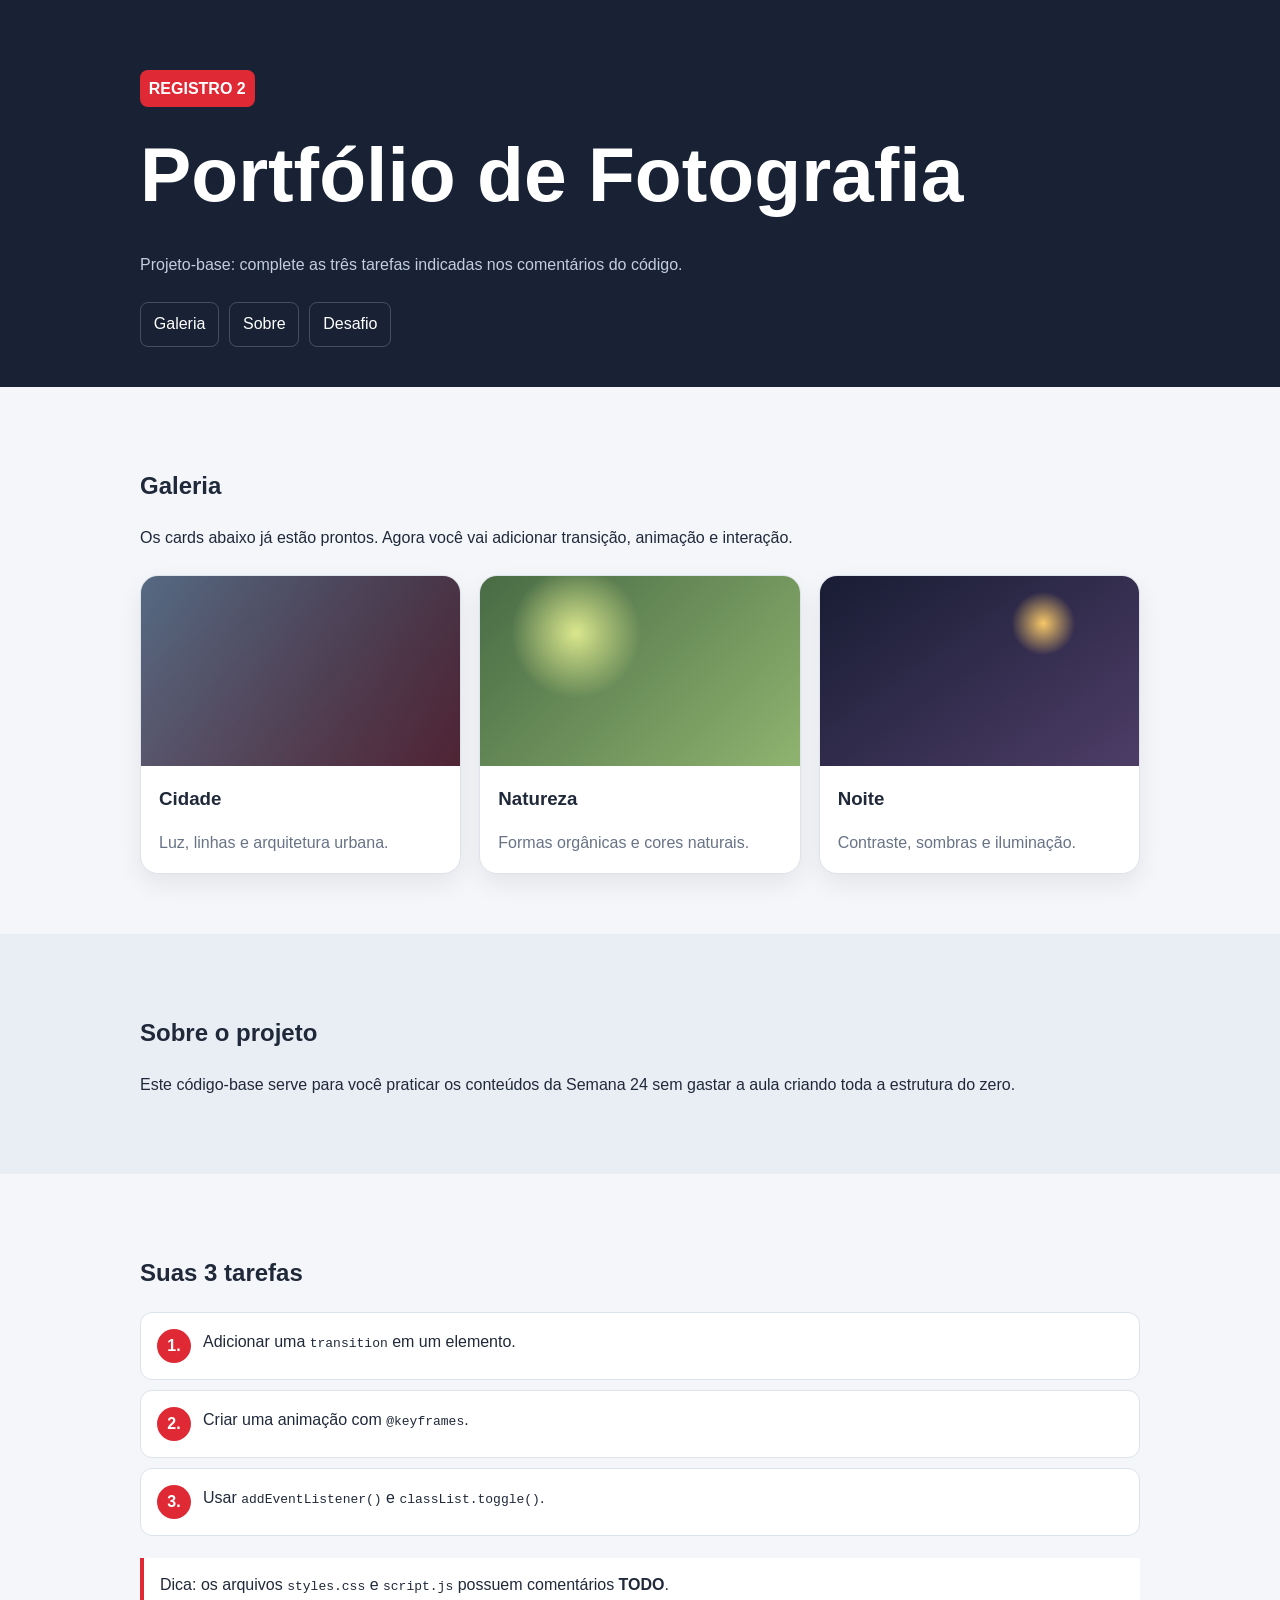
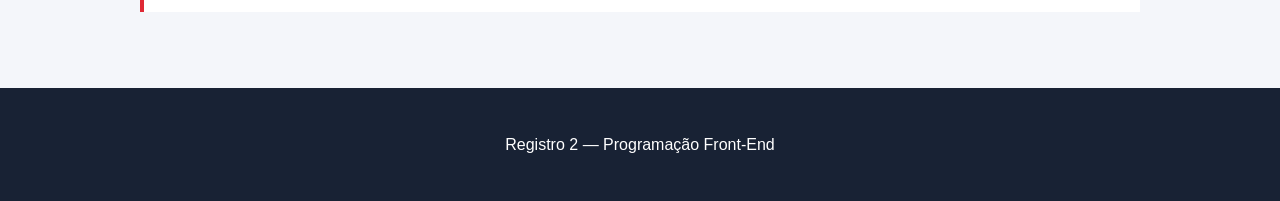
<file: atividade-registro2/index.html>
<!DOCTYPE html>
<html lang="pt-BR">
<head>
  <meta charset="UTF-8">
  <meta name="viewport" content="width=device-width, initial-scale=1.0">
  <title>Registro 2 | Portfólio Interativo</title>
  <link rel="stylesheet" href="styles.css">
</head>
<body>
  <header class="hero">
    <div class="container">
      <span class="badge">REGISTRO 2</span>
      <h1>Portfólio de Fotografia</h1>
      <p>Projeto-base: complete as três tarefas indicadas nos comentários do código.</p>
      <nav>
        <a href="#galeria">Galeria</a>
        <a href="#sobre">Sobre</a>
        <a href="#desafio">Desafio</a>
      </nav>
    </div>
  </header>

  <main>
    <section class="section container" id="galeria">
      <h2>Galeria</h2>
      <p>Os cards abaixo já estão prontos. Agora você vai adicionar transição, animação e interação.</p>

      <div class="gallery">
        <article class="photo-card">
          <div class="photo photo--1" aria-hidden="true"></div>
          <div class="photo-card__body"><h3>Cidade</h3><p>Luz, linhas e arquitetura urbana.</p></div>
        </article>

        <article class="photo-card">
          <div class="photo photo--2" aria-hidden="true"></div>
          <div class="photo-card__body"><h3>Natureza</h3><p>Formas orgânicas e cores naturais.</p></div>
        </article>

        <article class="photo-card">
          <div class="photo photo--3" aria-hidden="true"></div>
          <div class="photo-card__body"><h3>Noite</h3><p>Contraste, sombras e iluminação.</p></div>
        </article>
      </div>
    </section>

    <section class="section section--soft" id="sobre">
      <div class="container">
        <h2>Sobre o projeto</h2>
        <p>Este código-base serve para você praticar os conteúdos da Semana 24 sem gastar a aula criando toda a estrutura do zero.</p>
      </div>
    </section>

    <section class="section container" id="desafio">
      <h2>Suas 3 tarefas</h2>
      <div class="tasks">
        <article><strong>1.</strong><span>Adicionar uma <code>transition</code> em um elemento.</span></article>
        <article><strong>2.</strong><span>Criar uma animação com <code>@keyframes</code>.</span></article>
        <article><strong>3.</strong><span>Usar <code>addEventListener()</code> e <code>classList.toggle()</code>.</span></article>
      </div>
      <p class="hint">Dica: os arquivos <code>styles.css</code> e <code>script.js</code> possuem comentários <strong>TODO</strong>.</p>
    </section>
  </main>

  <footer><p>Registro 2 — Programação Front-End</p></footer>
  <script src="script.js"></script>
</body>
</html>
</file>
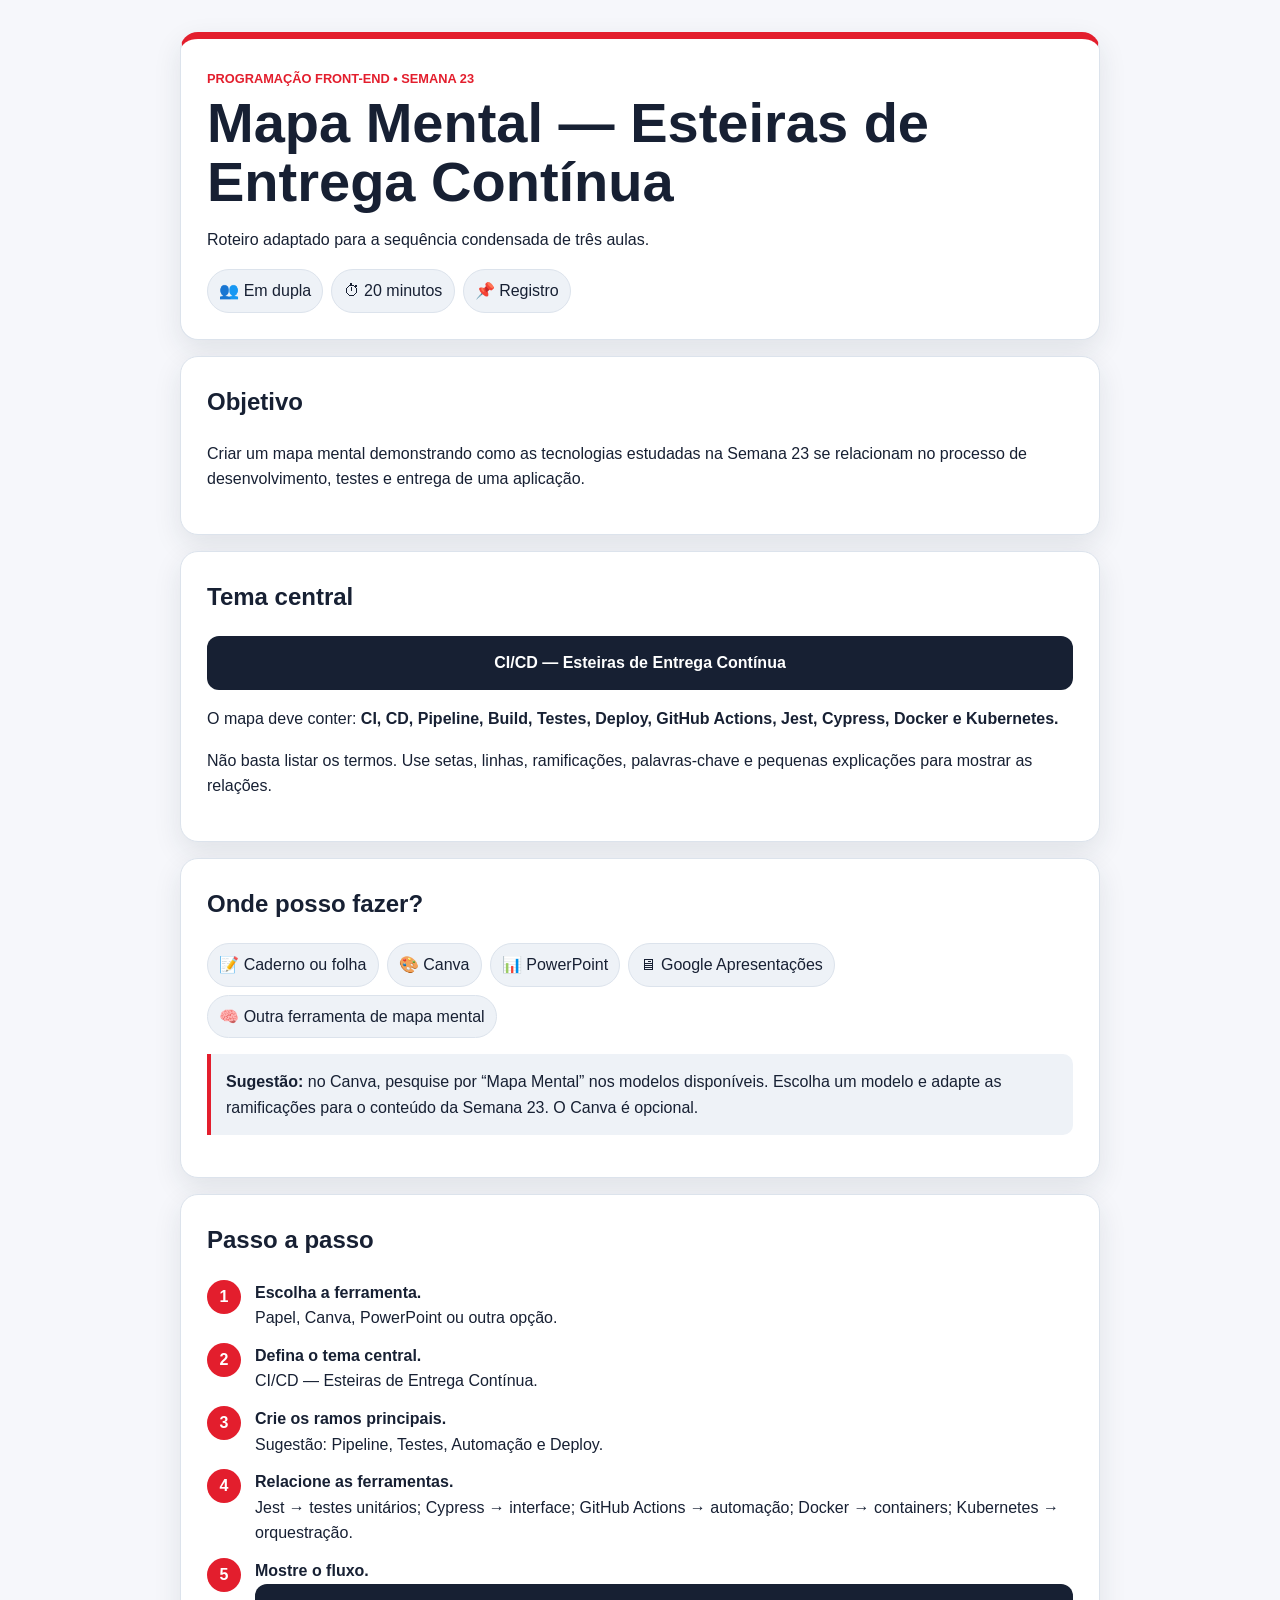
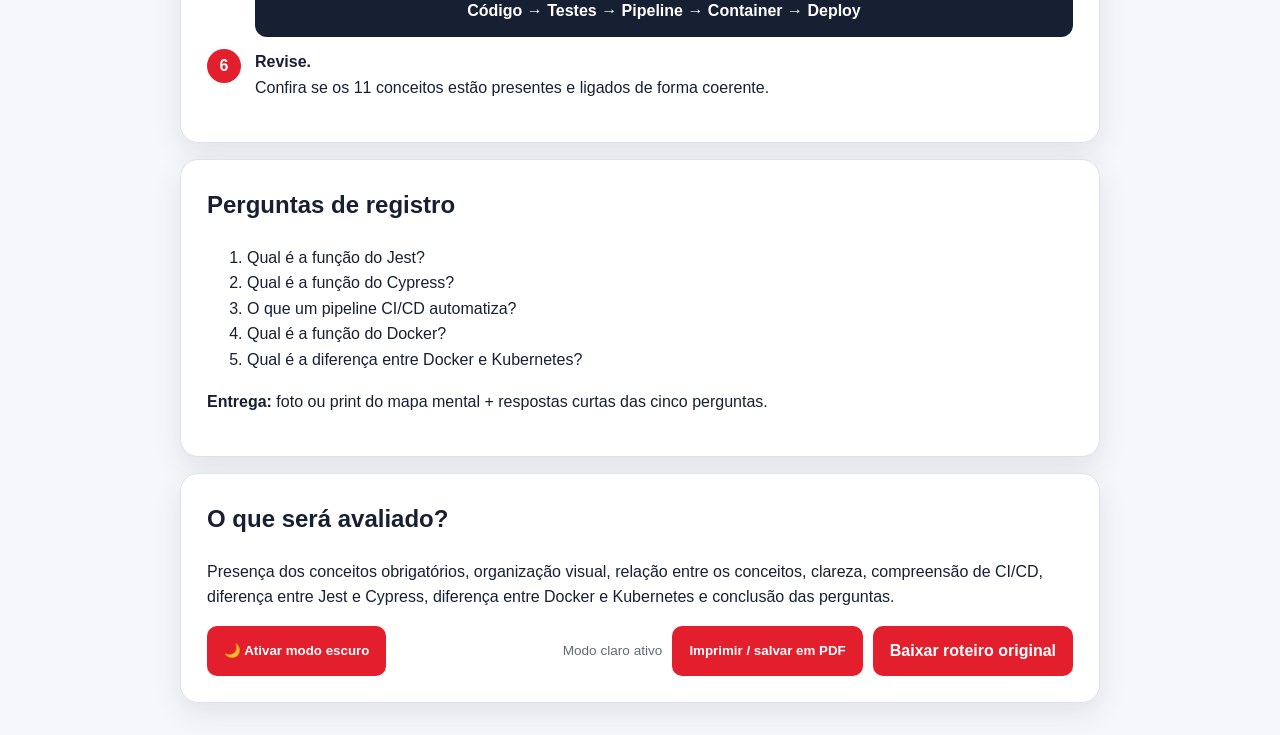
<file: materiais/semana23/roteiro-adaptado-semana23.html>
<!DOCTYPE html>
<html lang="pt-BR">
<head>
<meta charset="UTF-8">
<meta name="viewport" content="width=device-width, initial-scale=1.0">
<title>Roteiro Adaptado — Semana 23</title>
<meta name="color-scheme" content="light dark">
<script>
(() => {
  let saved = null;
  try { saved = localStorage.getItem('theme'); } catch (_) {}
  if (saved !== 'light' && saved !== 'dark') saved = null;
  const theme = saved || (matchMedia('(prefers-color-scheme: dark)').matches ? 'dark' : 'light');
  document.documentElement.dataset.theme = theme;
  document.documentElement.style.colorScheme = theme;
})();
</script>
<style>
:root{
  --red:#e31e2d;--red-dark:#b81421;--text:#172033;--muted:#5f6b7a;
  --bg:#f6f7fb;--card:#fff;--soft:#eef2f7;--border:#dce3ec;
  --flow:#172033;--flow-text:#fff;--shadow:0 10px 28px rgba(31,45,61,.10)
}
html{color-scheme:light;background:var(--bg)}
html[data-theme="dark"]{
  color-scheme:dark;--text:#edf3fb;--muted:#b4c0cf;--bg:#0b111b;
  --card:#121c2a;--soft:#1a2738;--border:#304057;--flow:#0a111c;
  --flow-text:#edf3fb;--shadow:0 10px 28px rgba(0,0,0,.28)
}
*{box-sizing:border-box}
html{scroll-behavior:smooth}
body{margin:0;background:var(--bg);color:var(--text);font:16px/1.6 Arial,sans-serif;overflow-x:hidden}
.wrap{width:min(920px,calc(100% - 28px));margin:32px auto}
.hero,.card{background:var(--card);border:1px solid var(--border);border-radius:18px;padding:26px;margin-bottom:16px;box-shadow:var(--shadow)}
.hero{border-top:7px solid var(--red)}
h1{margin:.2rem 0;font-size:clamp(2rem,6vw,3.5rem);line-height:1.05}
h2{margin-top:0}.tag{font-weight:800;color:var(--red);font-size:.8rem}
.meta,.tools{display:flex;flex-wrap:wrap;gap:8px}
.meta span,.tools span{padding:.5rem .7rem;background:var(--soft);color:var(--text);border:1px solid var(--border);border-radius:999px}
.flow{padding:14px;background:var(--flow);color:var(--flow-text);border-radius:12px;text-align:center;font-weight:800;overflow-x:auto}
.steps{counter-reset:item;list-style:none;padding:0}.steps li{counter-increment:item;display:grid;grid-template-columns:38px minmax(0,1fr);gap:10px;margin:12px 0}
.steps li:before{content:counter(item);display:grid;place-items:center;width:34px;height:34px;background:var(--red);color:#fff;border-radius:50%;font-weight:800}
.tip{padding:15px;border-left:4px solid var(--red);background:var(--soft);border-radius:0 10px 10px 0}
.actions{display:flex;gap:10px;flex-wrap:wrap}.btn{border:1px solid transparent;border-radius:10px;padding:.7rem 1rem;background:var(--red);color:white;text-decoration:none;font-weight:800;cursor:pointer}
.btn:hover{background:var(--red-dark)}
.theme-status{font-size:.85rem;color:var(--muted);margin-left:auto;align-self:center}
@media print{.actions{display:none}.wrap{width:100%;margin:0}.card,.hero{box-shadow:none;break-inside:avoid}}
@media(max-width:560px){.wrap{width:min(100% - 18px,920px);margin:16px auto}.hero,.card{padding:20px}.steps li{grid-template-columns:32px minmax(0,1fr)}.actions .btn{width:100%;text-align:center}.theme-status{width:100%;margin-left:0}}
@media(prefers-reduced-motion:reduce){*{scroll-behavior:auto!important;transition:none!important}}
</style>
</head>
<body>
<main class="wrap">
<section class="hero"><span class="tag">PROGRAMAÇÃO FRONT-END • SEMANA 23</span><h1>Mapa Mental — Esteiras de Entrega Contínua</h1><p>Roteiro adaptado para a sequência condensada de três aulas.</p><div class="meta"><span>👥 Em dupla</span><span>⏱ 20 minutos</span><span>📌 Registro</span></div></section>
<section class="card"><h2>Objetivo</h2><p>Criar um mapa mental demonstrando como as tecnologias estudadas na Semana 23 se relacionam no processo de desenvolvimento, testes e entrega de uma aplicação.</p></section>
<section class="card"><h2>Tema central</h2><div class="flow">CI/CD — Esteiras de Entrega Contínua</div><p>O mapa deve conter: <strong>CI, CD, Pipeline, Build, Testes, Deploy, GitHub Actions, Jest, Cypress, Docker e Kubernetes.</strong></p><p>Não basta listar os termos. Use setas, linhas, ramificações, palavras-chave e pequenas explicações para mostrar as relações.</p></section>
<section class="card"><h2>Onde posso fazer?</h2><div class="tools"><span>📝 Caderno ou folha</span><span>🎨 Canva</span><span>📊 PowerPoint</span><span>🖥 Google Apresentações</span><span>🧠 Outra ferramenta de mapa mental</span></div><p class="tip"><strong>Sugestão:</strong> no Canva, pesquise por “Mapa Mental” nos modelos disponíveis. Escolha um modelo e adapte as ramificações para o conteúdo da Semana 23. O Canva é opcional.</p></section>
<section class="card"><h2>Passo a passo</h2><ol class="steps"><li><div><strong>Escolha a ferramenta.</strong><br>Papel, Canva, PowerPoint ou outra opção.</div></li><li><div><strong>Defina o tema central.</strong><br>CI/CD — Esteiras de Entrega Contínua.</div></li><li><div><strong>Crie os ramos principais.</strong><br>Sugestão: Pipeline, Testes, Automação e Deploy.</div></li><li><div><strong>Relacione as ferramentas.</strong><br>Jest → testes unitários; Cypress → interface; GitHub Actions → automação; Docker → containers; Kubernetes → orquestração.</div></li><li><div><strong>Mostre o fluxo.</strong><br><div class="flow">Código → Testes → Pipeline → Container → Deploy</div></div></li><li><div><strong>Revise.</strong><br>Confira se os 11 conceitos estão presentes e ligados de forma coerente.</div></li></ol></section>
<section class="card"><h2>Perguntas de registro</h2><ol><li>Qual é a função do Jest?</li><li>Qual é a função do Cypress?</li><li>O que um pipeline CI/CD automatiza?</li><li>Qual é a função do Docker?</li><li>Qual é a diferença entre Docker e Kubernetes?</li></ol><p><strong>Entrega:</strong> foto ou print do mapa mental + respostas curtas das cinco perguntas.</p></section>
<section class="card"><h2>O que será avaliado?</h2><p>Presença dos conceitos obrigatórios, organização visual, relação entre os conceitos, clareza, compreensão de CI/CD, diferença entre Jest e Cypress, diferença entre Docker e Kubernetes e conclusão das perguntas.</p><div class="actions"><button class="btn" id="themeBtn" type="button" aria-pressed="false">🌙 Ativar modo escuro</button><span class="theme-status" id="themeStatus" aria-live="polite"></span><button class="btn" onclick="window.print()">Imprimir / salvar em PDF</button><a class="btn" href="roteiro-original-ci-cd.docx" download>Baixar roteiro original</a></div></section>
</main>
<script>
const themeBtn = document.getElementById('themeBtn');
const themeStatus = document.getElementById('themeStatus');

function saveThemeSafely(theme) {
  try { localStorage.setItem('theme', theme); } catch (_) {}
}

function syncThemeButton() {
  const dark = document.documentElement.dataset.theme === 'dark';
  document.documentElement.style.colorScheme = dark ? 'dark' : 'light';
  themeBtn.setAttribute('aria-pressed', String(dark));
  themeBtn.textContent = dark ? '☀️ Ativar modo claro' : '🌙 Ativar modo escuro';
  themeStatus.textContent = dark ? 'Modo escuro ativo' : 'Modo claro ativo';
}

syncThemeButton();

themeBtn.addEventListener('click', () => {
  const next = document.documentElement.dataset.theme === 'dark' ? 'light' : 'dark';
  document.documentElement.dataset.theme = next;
  saveThemeSafely(next);
  syncThemeButton();
});
</script>
</body></html>
</file>
<file: styles.css>
/* =========================================================
   VARIÁVEIS E RESET
========================================================= */
:root {
  --bg: #f6f7fb;
  --surface: #ffffff;
  --surface-2: #eef2f7;
  --text: #172033;
  --muted: #5f6b7a;
  --dark: #101724;
  --dark-2: #182235;
  --primary: #e31e2d;
  --primary-dark: #b81421;
  --secondary: #2387b8;
  --secondary-dark: #156489;
  --accent: #ffd166;
  --success: #2e9d62;
  --border: #dce3ec;
  --shadow: 0 18px 45px rgba(31, 45, 61, .12);
  --shadow-sm: 0 8px 22px rgba(31, 45, 61, .09);
  --radius: 22px;
  --max: 1180px;
  --transition: 220ms ease;
}

*, *::before, *::after { box-sizing: border-box; }
html { scroll-behavior: smooth; scroll-padding-top: 88px; }

body {
  margin: 0;
  background: var(--bg);
  color: var(--text);
  font-family: Inter, ui-sans-serif, system-ui, -apple-system, BlinkMacSystemFont, "Segoe UI", sans-serif;
  line-height: 1.65;
}

img, svg { max-width: 100%; }
button, input { font: inherit; }
a { color: inherit; }
code, pre { font-family: "Cascadia Code", "Fira Code", Consolas, monospace; }
::selection { background: rgba(227, 30, 45, .18); }

.skip-link {
  position: fixed;
  left: 12px;
  top: -60px;
  z-index: 9999;
  background: #fff;
  color: #111;
  padding: .7rem 1rem;
  border-radius: 8px;
  box-shadow: var(--shadow-sm);
}
.skip-link:focus { top: 12px; }

:focus-visible {
  outline: 3px solid var(--accent);
  outline-offset: 4px;
}

.container {
  width: min(calc(100% - 32px), var(--max));
  margin-inline: auto;
}

.section { padding: clamp(64px, 8vw, 104px) 0; }

.section--soft {
  background:
    radial-gradient(circle at 10% 15%, rgba(35, 135, 184, .08), transparent 35%),
    var(--surface-2);
}

.section--dark {
  background:
    radial-gradient(circle at 85% 15%, rgba(35, 135, 184, .22), transparent 33%),
    var(--dark);
  color: #f6f8fb;
}

.section--accent {
  background: linear-gradient(135deg, rgba(227, 30, 45, .97), rgba(184, 20, 33, .96));
  color: #fff;
}

.section--accent2 { background: linear-gradient(135deg, #eaf6fb, #f5f8fb); }

.section-heading { max-width: 790px; margin-bottom: 34px; }
.section-heading h2 {
  margin: .35rem 0 .8rem;
  font-size: clamp(2rem, 4.2vw, 3.7rem);
  line-height: 1.05;
  letter-spacing: -.045em;
}
.section-heading p {
  margin: 0;
  color: var(--muted);
  font-size: clamp(1rem, 1.5vw, 1.12rem);
}

.section--dark .section-heading p,
.section--accent .section-heading p { color: rgba(255,255,255,.78); }

.eyebrow, .tag {
  display: inline-flex;
  align-items: center;
  gap: 6px;
  font-size: .76rem;
  font-weight: 800;
  letter-spacing: .1em;
  text-transform: uppercase;
}

.eyebrow { color: var(--primary); }
.section--dark .eyebrow, .section--accent .eyebrow { color: #fff; }
.tag { color: var(--secondary-dark); }
.section--dark .tag { color: #8bd5f7; }

.subheading { margin: 48px 0 4px; font-size: clamp(1.45rem, 2.5vw, 2rem); }
.instruction, .muted { color: var(--muted); }
.section--dark .muted { color: rgba(255,255,255,.68); }
.center { text-align: center; }

/* CABEÇALHO */
.progress {
  position: fixed;
  inset: 0 0 auto 0;
  height: 4px;
  z-index: 1100;
}
.progress span {
  display: block;
  width: 0;
  height: 100%;
  background: linear-gradient(90deg, var(--primary), var(--accent));
}

.topbar {
  position: sticky;
  top: 0;
  z-index: 1000;
  background: rgba(16, 23, 36, .92);
  backdrop-filter: blur(14px);
  border-bottom: 1px solid rgba(255,255,255,.08);
}

.topbar__content {
  min-height: 74px;
  display: flex;
  align-items: center;
  justify-content: space-between;
  gap: 24px;
}

.brand {
  display: inline-flex;
  align-items: center;
  gap: 11px;
  color: #fff;
  text-decoration: none;
  line-height: 1.1;
}
.brand__mark {
  display: grid;
  place-items: center;
  width: 42px;
  aspect-ratio: 1;
  border-radius: 12px;
  background: var(--primary);
  font-weight: 900;
}
.brand strong, .brand small { display: block; }
.brand small { margin-top: 3px; color: #aab5c5; font-size: .72rem; }

.nav { display: flex; align-items: center; gap: 5px; }
.nav a {
  color: #d7deea;
  text-decoration: none;
  font-size: .88rem;
  font-weight: 700;
  padding: .55rem .66rem;
  border-radius: 9px;
  transition: var(--transition);
}
.nav a:hover, .nav a:focus-visible {
  color: #fff;
  background: rgba(255,255,255,.08);
}

.menu-toggle {
  display: none;
  width: 44px;
  height: 44px;
  border: 0;
  background: transparent;
  border-radius: 10px;
}
.menu-toggle span {
  display: block;
  width: 23px;
  height: 2px;
  margin: 5px auto;
  background: white;
  transition: var(--transition);
}

/* HERO */
.hero {
  min-height: min(760px, calc(100vh - 74px));
  display: grid;
  align-items: center;
  color: #fff;
  background:
    radial-gradient(circle at 72% 28%, rgba(35,135,184,.28), transparent 31%),
    radial-gradient(circle at 12% 90%, rgba(227,30,45,.18), transparent 30%),
    var(--dark);
}
.hero__grid {
  display: grid;
  grid-template-columns: 1.25fr .75fr;
  align-items: center;
  gap: clamp(30px, 6vw, 76px);
}
.hero h1 {
  max-width: 850px;
  margin: .45rem 0 1rem;
  font-size: clamp(3rem, 7vw, 6.4rem);
  line-height: .93;
  letter-spacing: -.065em;
}
.hero h1 span { color: #ff5966; }
.hero__lead {
  max-width: 720px;
  margin: 0;
  color: #bdc8d8;
  font-size: clamp(1.08rem, 2vw, 1.35rem);
}
.hero__actions { display: flex; flex-wrap: wrap; gap: 12px; margin: 30px 0; }

.btn {
  display: inline-flex;
  align-items: center;
  justify-content: center;
  min-height: 46px;
  padding: .75rem 1.1rem;
  border: 1px solid transparent;
  border-radius: 12px;
  text-decoration: none;
  font-weight: 800;
  cursor: pointer;
  transition: transform var(--transition), background var(--transition), border-color var(--transition);
}
.btn:hover { transform: translateY(-2px); }
.btn--primary { color: #fff; background: var(--primary); }
.btn--primary:hover { background: var(--primary-dark); }
.btn--ghost { color: #fff; border-color: rgba(255,255,255,.24); background: rgba(255,255,255,.06); }
.btn--ghost-dark { color: var(--text); border-color: var(--border); background: var(--surface); }
.btn--light { background: #fff; color: var(--primary-dark); }

.chips { display: flex; flex-wrap: wrap; gap: 8px; }
.chips span {
  padding: .38rem .68rem;
  color: #ccd6e4;
  border: 1px solid rgba(255,255,255,.1);
  border-radius: 999px;
  background: rgba(255,255,255,.04);
  font-size: .78rem;
}

.hero-card {
  padding: clamp(24px, 4vw, 38px);
  border: 1px solid rgba(255,255,255,.1);
  border-radius: var(--radius);
  background: rgba(255,255,255,.055);
  box-shadow: 0 20px 70px rgba(0,0,0,.22);
}
.hero-card__label {
  margin-top: 0;
  color: #91a0b7;
  font-size: .72rem;
  font-weight: 900;
  letter-spacing: .14em;
}
.mini-flow { display: flex; flex-direction: column; gap: 8px; margin: 18px 0 24px; }
.mini-flow span {
  padding: .75rem .9rem;
  border-radius: 10px;
  background: #1c283d;
  font-weight: 800;
}
.mini-flow b { align-self: center; color: var(--primary); }

/* CARDS */
.timeline-grid, .concept-grid, .task-grid {
  display: grid;
  grid-template-columns: repeat(3, 1fr);
  gap: 18px;
}
.lesson-card, .concept-card, .panel, .activity-card, .task-card, .code-card, .lab, .questions-box, .animation-lab {
  border-radius: var(--radius);
  box-shadow: var(--shadow-sm);
}
.lesson-card, .concept-card, .panel, .activity-card, .task-card {
  background: var(--surface);
  border: 1px solid var(--border);
}
.lesson-card { padding: 26px; }
.lesson-card__top {
  display: flex;
  align-items: center;
  justify-content: space-between;
  gap: 12px;
  color: var(--muted);
  font-weight: 800;
}
.lesson-number {
  display: grid;
  place-items: center;
  width: 48px;
  height: 48px;
  color: #fff;
  background: var(--dark);
  border-radius: 14px;
}
.lesson-card h3 { margin: 20px 0 12px; font-size: 1.25rem; }
.lesson-card ul { margin: 0; padding-left: 1.2rem; color: var(--muted); }
.lesson-card li + li { margin-top: 8px; }

.concept-card { padding: 25px; transition: transform var(--transition), box-shadow var(--transition); }
.concept-card:hover { transform: translateY(-4px); box-shadow: var(--shadow); }
.concept-icon {
  display: inline-grid;
  place-items: center;
  min-width: 52px;
  height: 52px;
  padding: 0 .7rem;
  border-radius: 14px;
  background: rgba(227,30,45,.1);
  color: var(--primary);
  font-weight: 900;
}
.concept-card h3 { margin: 18px 0 8px; }
.concept-card p { margin: 0; color: var(--muted); }
.concept-card--dark {
  background: var(--dark-2);
  border-color: rgba(255,255,255,.09);
  box-shadow: none;
}
.concept-card--dark p { color: #aebbd0; }

.panel { padding: clamp(22px, 4vw, 32px); }
.panel__header h3 { margin: .3rem 0 1.1rem; font-size: 1.7rem; }
.two-column {
  display: grid;
  grid-template-columns: repeat(2, 1fr);
  gap: 20px;
  margin-top: 26px;
}

.callout {
  display: flex;
  gap: 12px;
  align-items: flex-start;
  margin: 30px 0;
  padding: 20px 22px;
  border-left: 5px solid var(--primary);
  border-radius: 0 14px 14px 0;
  background: #fff;
  box-shadow: var(--shadow-sm);
}
.callout strong { white-space: nowrap; }

/* PIPELINE */
.pipeline {
  display: flex;
  align-items: center;
  gap: 10px;
  overflow-x: auto;
  padding: 16px 2px 20px;
  scrollbar-width: thin;
}
.pipeline-step {
  flex: 0 0 124px;
  min-height: 92px;
  padding: 12px;
  color: var(--text);
  border: 1px solid var(--border);
  border-radius: 16px;
  background: #fff;
  font-weight: 800;
  cursor: pointer;
  box-shadow: var(--shadow-sm);
  transition: var(--transition);
}
.pipeline-step span {
  display: grid;
  place-items: center;
  width: 27px;
  height: 27px;
  margin: 0 auto 8px;
  border-radius: 50%;
  background: var(--surface-2);
  color: var(--secondary-dark);
  font-size: .75rem;
}
.pipeline-step:hover, .pipeline-step.is-active {
  transform: translateY(-4px);
  color: #fff;
  border-color: var(--primary);
  background: var(--primary);
}
.pipeline-step.is-active span, .pipeline-step:hover span {
  background: rgba(255,255,255,.16);
  color: #fff;
}
.pipeline-arrow { flex: 0 0 auto; color: #9aa7b7; font-size: 1.5rem; font-weight: 900; }
.pipeline-info {
  margin-top: 4px;
  padding: 20px 22px;
  border: 1px solid var(--border);
  border-radius: 16px;
  background: #fff;
}
.pipeline-info p { margin-bottom: 0; color: var(--muted); }

/* COMPARAÇÕES E CÓDIGO */
.comparison { display: flex; gap: 8px; margin-bottom: 18px; }
.compare-tab, .device-buttons button, .animation-controls button {
  border: 1px solid var(--border);
  border-radius: 10px;
  background: #fff;
  color: var(--text);
  padding: .6rem .85rem;
  font-weight: 800;
  cursor: pointer;
  transition: var(--transition);
}
.compare-tab.is-active, .device-buttons button.is-active {
  color: #fff;
  border-color: var(--secondary);
  background: var(--secondary);
}
.compare-content { display: none; }
.compare-content.is-active { display: block; }

.compare-content pre, .before-after pre, .concept-pair pre, .code-card pre {
  overflow-x: auto;
  margin: 12px 0 0;
  padding: 17px;
  border-radius: 13px;
  background: #101724;
  color: #edf4ff;
  font-size: .86rem;
  line-height: 1.55;
}

.versus { display: grid; grid-template-columns: 1fr 1fr; gap: 16px; }
.versus > div { padding: 18px; border-radius: 15px; background: var(--surface-2); }
.tool-badge {
  display: inline-block;
  padding: .3rem .55rem;
  color: #fff;
  border-radius: 8px;
  background: #1976d2;
  font-size: .75rem;
  font-weight: 900;
}
.tool-badge--alt { background: #326ce5; }

.code-card {
  margin-top: 25px;
  padding: 25px;
  background: #fff;
  border: 1px solid var(--border);
}
.code-card--dark {
  color: #fff;
  background: #151f30;
  border-color: rgba(255,255,255,.08);
  box-shadow: none;
}
.code-card__head {
  display: flex;
  align-items: center;
  justify-content: space-between;
  gap: 18px;
}
.code-card__head h3 { margin: .3rem 0 0; }

.copy-btn {
  flex: 0 0 auto;
  padding: .55rem .8rem;
  border: 1px solid var(--border);
  border-radius: 9px;
  background: var(--surface-2);
  cursor: pointer;
  font-weight: 800;
}
.copy-btn--dark { color: #fff; border-color: rgba(255,255,255,.12); background: rgba(255,255,255,.08); }
.code-note { margin-bottom: 0; color: var(--muted); font-size: .93rem; }
.code-card--dark .code-note { color: #9eadc3; }

/* REGISTRO 1 */
.activity-grid {
  display: grid;
  grid-template-columns: 1.1fr .9fr;
  gap: 18px;
}
.activity-card { padding: 25px; color: var(--text); }
.activity-card--wide { grid-column: 1 / -1; }
.activity-card blockquote {
  margin: 18px 0 0;
  padding: 14px 18px;
  border-left: 4px solid var(--primary);
  background: var(--surface-2);
  border-radius: 0 12px 12px 0;
  font-weight: 900;
}
.checklist { display: grid; grid-template-columns: 1fr 1fr; gap: 7px 12px; }
.checklist label {
  display: flex;
  gap: 8px;
  align-items: center;
  padding: .55rem .65rem;
  border-radius: 9px;
  background: var(--surface-2);
  cursor: pointer;
}
.checklist input { accent-color: var(--primary); }
.check-progress { margin-bottom: 0; color: var(--muted); font-weight: 800; }

.mindmap-demo {
  display: grid;
  gap: 12px;
  align-content: center;
  min-height: 280px;
}
.mind-node--center {
  justify-self: center;
  padding: 1rem 1.5rem;
  border-radius: 50px;
  background: var(--dark);
  color: #fff;
  font-weight: 900;
}
.mind-branch { display: flex; flex-wrap: wrap; justify-content: center; gap: 8px; }
.mind-branch span {
  padding: .6rem .75rem;
  border: 1px solid var(--border);
  border-radius: 999px;
  background: var(--surface-2);
  font-weight: 700;
}

.questions-box {
  margin-top: 20px;
  padding: clamp(24px, 4vw, 34px);
  color: var(--text);
  background: #fff;
}
.questions-box li + li { margin-top: 8px; }
.evidence {
  display: flex;
  flex-wrap: wrap;
  gap: 8px;
  margin: 20px 0 8px;
  padding: 14px 16px;
  border-radius: 12px;
  background: var(--surface-2);
}
.questions-box--light { border: 1px solid var(--border); }

/* RESPONSIVIDADE / SIMULADOR */
.before-after, .concept-pair {
  display: grid;
  grid-template-columns: repeat(2, 1fr);
  gap: 14px;
}
.before-after > div, .concept-pair > div { min-width: 0; }
.before-after > div > span { font-size: .78rem; font-weight: 900; letter-spacing: .08em; }

.device-flow {
  display: flex;
  align-items: center;
  justify-content: center;
  gap: 14px;
  min-height: 155px;
}
.device-flow span {
  display: grid;
  place-items: center;
  gap: 5px;
  width: 88px;
  height: 88px;
  border-radius: 18px;
  background: var(--surface-2);
  font-size: 1.5rem;
}
.device-flow small { display: block; color: var(--muted); font-size: .72rem; font-weight: 800; }

.lab {
  margin-top: 24px;
  padding: clamp(22px, 4vw, 32px);
  border: 1px solid var(--border);
  background: #fff;
}
.lab__head {
  display: flex;
  align-items: flex-end;
  justify-content: space-between;
  gap: 18px;
  margin-bottom: 22px;
}
.lab__head h3 { margin: .3rem 0 0; }
.device-buttons { display: flex; flex-wrap: wrap; gap: 6px; }

.responsive-stage {
  display: grid;
  place-items: center;
  min-height: 430px;
  padding: 24px;
  overflow: hidden;
  border-radius: 18px;
  background: linear-gradient(135deg, #edf1f6, #dce4ed);
}
.mock-browser {
  width: 100%;
  max-width: 900px;
  border: 8px solid #202c40;
  border-radius: 18px;
  background: #fff;
  box-shadow: var(--shadow);
  transition: width 480ms ease;
}
.mock-browser--tablet { width: 640px; }
.mock-browser--mobile { width: 340px; }
.mock-browser__bar {
  display: flex;
  align-items: center;
  gap: 7px;
  height: 36px;
  padding: 0 10px;
  background: #202c40;
  color: #94a2b7;
  font-size: .72rem;
}
.mock-browser__bar i { width: 8px; height: 8px; border-radius: 50%; background: #60728b; }
.mock-browser__bar span { margin-left: 6px; }
.mock-page { padding: 18px; }
.mock-page header { margin-bottom: 15px; font-weight: 900; }
.mock-grid { display: grid; grid-template-columns: repeat(4, 1fr); gap: 10px; }
.mock-grid article {
  display: grid;
  place-items: center;
  min-height: 100px;
  border-radius: 10px;
  background: #e8eef5;
  font-weight: 800;
}
.mock-browser--tablet .mock-grid { grid-template-columns: repeat(2, 1fr); }
.mock-browser--mobile .mock-grid { grid-template-columns: 1fr; }

/* ANIMAÇÕES */
.animation-lab {
  display: grid;
  grid-template-columns: .85fr 1.15fr;
  gap: 24px;
  align-items: center;
  margin-top: 26px;
  padding: clamp(24px, 4vw, 34px);
  background: #151f30;
  border: 1px solid rgba(255,255,255,.08);
  box-shadow: none;
}
.animation-controls { display: flex; flex-wrap: wrap; gap: 8px; }
.animation-controls button {
  color: #e8eef8;
  border-color: rgba(255,255,255,.12);
  background: rgba(255,255,255,.07);
}
.animation-controls button:hover { background: rgba(255,255,255,.13); }

.animation-stage {
  min-height: 270px;
  display: grid;
  place-items: center;
  align-content: center;
  gap: 14px;
  border-radius: 18px;
  background: #0c1320;
}
.demo-box {
  display: grid;
  place-items: center;
  width: 118px;
  height: 118px;
  border-radius: 24px;
  background: var(--primary);
  box-shadow: 0 15px 40px rgba(227,30,45,.22);
  transition: transform .55s ease, border-radius .55s ease, background .55s ease;
}
.demo-box span { font-weight: 900; }
.demo-box.demo-transition {
  transform: translateY(-18px) rotate(3deg) scale(1.1);
  border-radius: 50%;
  background: var(--secondary);
}
.demo-box.demo-js { background: var(--success); transform: rotate(-5deg) scale(1.08); }
.demo-box.demo-keyframes { animation: demoPulse 1.1s ease both; }

@keyframes demoPulse {
  0% { opacity: .2; transform: translateX(-55px) scale(.8); }
  55% { opacity: 1; transform: translateX(12px) scale(1.08); }
  100% { opacity: 1; transform: translateX(0) scale(1); }
}
#animationExplanation { margin: 0; color: #9faec3; text-align: center; }

/* REGISTRO 2 */
.task-card { position: relative; overflow: hidden; padding: 26px; }
.task-number {
  position: absolute;
  right: 16px;
  top: 10px;
  color: rgba(23,32,51,.08);
  font-size: 4.5rem;
  font-weight: 900;
  line-height: 1;
}
.task-card h3 { position: relative; margin-top: 38px; font-size: 1.45rem; }
.task-card code {
  display: block;
  overflow-x: auto;
  padding: .75rem;
  border-radius: 9px;
  background: var(--dark);
  color: #fff;
}

/* QUIZ */
.quiz-container { max-width: 900px; }
.quiz-score {
  display: inline-flex;
  gap: 10px;
  align-items: center;
  margin-bottom: 20px;
  padding: .65rem .9rem;
  border: 1px solid var(--border);
  border-radius: 999px;
  background: #fff;
}
.quiz-list { display: grid; gap: 16px; }
.quiz-question {
  padding: 24px;
  border: 1px solid var(--border);
  border-radius: var(--radius);
  background: #fff;
  box-shadow: var(--shadow-sm);
}
.quiz-question h3 { margin-top: 0; font-size: 1.1rem; }
.quiz-options { display: grid; gap: 8px; }
.quiz-option {
  padding: .78rem .9rem;
  border: 1px solid var(--border);
  border-radius: 10px;
  background: #fff;
  color: var(--text);
  text-align: left;
  cursor: pointer;
}
.quiz-option:hover:not(:disabled) { border-color: var(--secondary); background: #f3f9fc; }
.quiz-option.correct { color: #11683c; border-color: #7bd5a5; background: #eafaf1; }
.quiz-option.wrong { color: #8e2028; border-color: #f2a2a8; background: #fff0f1; }
.quiz-feedback {
  display: none;
  margin: 12px 0 0;
  padding: 11px 13px;
  border-radius: 10px;
  background: var(--surface-2);
  color: var(--muted);
}
.quiz-feedback.is-visible { display: block; }
#resetQuiz { margin-top: 22px; }

/* FECHAMENTO */
.final-flow {
  display: flex;
  flex-wrap: wrap;
  justify-content: center;
  align-items: center;
  gap: 10px;
  margin-bottom: 30px;
}
.final-flow span {
  padding: .65rem .85rem;
  border: 1px solid var(--border);
  border-radius: 999px;
  background: #fff;
  font-weight: 900;
}
.final-flow b { color: var(--primary); }

.footer { padding: 38px 0; color: #c0cad8; background: #0b111c; }
.footer__content { display: flex; justify-content: space-between; gap: 30px; }
.footer p { max-width: 620px; margin: 4px 0 0; font-size: .88rem; }

.toast {
  position: fixed;
  right: 22px;
  bottom: 22px;
  z-index: 1200;
  padding: .75rem 1rem;
  border-radius: 10px;
  background: #121b29;
  color: #fff;
  box-shadow: var(--shadow);
  transform: translateY(30px);
  opacity: 0;
  pointer-events: none;
  transition: var(--transition);
}
.toast.is-visible { transform: translateY(0); opacity: 1; }

/* RESPONSIVIDADE */
@media (max-width: 980px) {
  .hero__grid, .animation-lab { grid-template-columns: 1fr; }
  .hero { min-height: auto; }
  .hero-card { max-width: 720px; }
  .timeline-grid, .concept-grid, .task-grid { grid-template-columns: 1fr 1fr; }
  .activity-grid { grid-template-columns: 1fr; }
  .activity-card--wide { grid-column: auto; }

  .nav {
    position: absolute;
    top: 74px;
    left: 16px;
    right: 16px;
    display: none;
    flex-direction: column;
    align-items: stretch;
    padding: 12px;
    border: 1px solid rgba(255,255,255,.1);
    border-radius: 14px;
    background: #121b2a;
    box-shadow: var(--shadow);
  }
  .nav.is-open { display: flex; }
  .nav a { padding: .7rem .8rem; }
  .menu-toggle { display: block; }
  .menu-toggle[aria-expanded="true"] span:nth-child(1) { transform: translateY(7px) rotate(45deg); }
  .menu-toggle[aria-expanded="true"] span:nth-child(2) { opacity: 0; }
  .menu-toggle[aria-expanded="true"] span:nth-child(3) { transform: translateY(-7px) rotate(-45deg); }
}

@media (max-width: 740px) {
  .section { padding: 58px 0; }
  .timeline-grid, .concept-grid, .task-grid, .two-column, .before-after, .concept-pair, .versus {
    grid-template-columns: 1fr;
  }
  .hero h1 { font-size: clamp(2.75rem, 14vw, 4.7rem); }
  .lab__head, .code-card__head, .footer__content { align-items: stretch; flex-direction: column; }
  .lab__head { display: flex; }
  .responsive-stage { min-height: 390px; padding: 16px 10px; }
  .mock-browser--tablet { width: min(100%, 590px); }
  .mock-browser--mobile { width: min(100%, 340px); }
  .checklist { grid-template-columns: 1fr; }
  .callout { flex-direction: column; }
  .pipeline-step { flex-basis: 112px; }
  .final-flow { flex-direction: column; }
  .final-flow b { transform: rotate(90deg); }
}

@media (max-width: 480px) {
  .container { width: min(calc(100% - 22px), var(--max)); }
  .topbar__content { min-height: 66px; }
  .nav { top: 66px; }
  .brand strong { font-size: .9rem; }
  .brand small { font-size: .65rem; }
  .brand__mark { width: 38px; border-radius: 10px; }
  .hero__actions, .device-buttons, .animation-controls { flex-direction: column; }
  .hero__actions .btn, .device-buttons button, .animation-controls button { width: 100%; }
  .activity-card, .lesson-card, .concept-card, .panel, .task-card, .code-card, .lab, .questions-box { padding: 20px; }
  .pipeline { margin-right: -11px; }
  .device-flow { gap: 7px; }
  .device-flow span { width: 74px; height: 74px; }
}

/* IMPRESSÃO DO REGISTRO 1 */
@media print {
  body * { visibility: hidden; }
  #registro1, #registro1 * { visibility: visible; }
  #registro1 {
    position: absolute;
    inset: 0;
    padding: 20px;
    color: #000;
    background: #fff;
  }
  #registro1 .btn { display: none; }
}

/* ACESSIBILIDADE */
@media (prefers-reduced-motion: reduce) {
  *, *::before, *::after {
    scroll-behavior: auto !important;
    animation-duration: .001ms !important;
    animation-iteration-count: 1 !important;
    transition-duration: .001ms !important;
  }
}

@media (hover: hover) {
  .lesson-card { transition: transform var(--transition), box-shadow var(--transition); }
  .lesson-card:hover { transform: translateY(-4px); box-shadow: var(--shadow); }
}

/* =========================================================
   18. REFINAMENTOS V2 — TEMA, MATERIAIS E ALINHAMENTO
========================================================= */
html[data-theme="dark"] {
  --bg: #0d1420;
  --surface: #141e2d;
  --surface-2: #1b2738;
  --text: #edf3fb;
  --muted: #aab7c8;
  --dark: #090f18;
  --dark-2: #101a28;
  --border: #2a384b;
  --shadow: 0 18px 45px rgba(0, 0, 0, .28);
  --shadow-sm: 0 8px 22px rgba(0, 0, 0, .2);
}

html[data-theme="dark"] body { background: var(--bg); color: var(--text); }
html[data-theme="dark"] .section--soft,
html[data-theme="dark"] .section--accent2 {
  background:
    radial-gradient(circle at 10% 15%, rgba(35, 135, 184, .12), transparent 35%),
    var(--bg);
}
html[data-theme="dark"] .lesson-card,
html[data-theme="dark"] .concept-card,
html[data-theme="dark"] .panel,
html[data-theme="dark"] .activity-card,
html[data-theme="dark"] .task-card,
html[data-theme="dark"] .pipeline-step,
html[data-theme="dark"] .pipeline-info,
html[data-theme="dark"] .code-card,
html[data-theme="dark"] .questions-box,
html[data-theme="dark"] .lab,
html[data-theme="dark"] .quiz-question,
html[data-theme="dark"] .quiz-score,
html[data-theme="dark"] .final-flow span,
html[data-theme="dark"] .material-card,
html[data-theme="dark"] .source-choice__card,
html[data-theme="dark"] .steps-card,
html[data-theme="dark"] .mindmap-example {
  background: var(--surface);
  color: var(--text);
  border-color: var(--border);
}
html[data-theme="dark"] .activity-card blockquote,
html[data-theme="dark"] .checklist label,
html[data-theme="dark"] .mind-branch span,
html[data-theme="dark"] .evidence,
html[data-theme="dark"] .versus > div,
html[data-theme="dark"] .assessment-box,
html[data-theme="dark"] .tool-options span,
html[data-theme="dark"] .canva-tip,
html[data-theme="dark"] .flow-highlight {
  background: var(--surface-2);
  color: var(--text);
  border-color: var(--border);
}
html[data-theme="dark"] .quiz-option,
html[data-theme="dark"] .compare-tab,
html[data-theme="dark"] .device-buttons button {
  background: var(--surface);
  color: var(--text);
  border-color: var(--border);
}
html[data-theme="dark"] .compare-tab.is-active,
html[data-theme="dark"] .device-buttons button.is-active {
  color: #fff;
  background: var(--secondary);
}
html[data-theme="dark"] .quiz-option:hover:not(:disabled) { background: var(--surface-2); }
html[data-theme="dark"] .quiz-feedback { background: var(--surface-2); color: var(--muted); }
html[data-theme="dark"] .btn--ghost-dark {
  color: var(--text);
  background: var(--surface-2);
  border-color: var(--border);
}
html[data-theme="dark"] .responsive-stage { background: linear-gradient(135deg, #121b28, #1c2a3c); }
html[data-theme="dark"] .mock-browser { background: #182436; }
html[data-theme="dark"] .mock-page { color: #edf3fb; }
html[data-theme="dark"] .mock-grid article { background: #26364a; color: #edf3fb; }
html[data-theme="dark"] .before-after > div > span,
html[data-theme="dark"] .code-note,
html[data-theme="dark"] .check-progress,
html[data-theme="dark"] .instruction,
html[data-theme="dark"] .muted { color: var(--muted); }
html[data-theme="dark"] .material-card--document { background: #172231; }
html[data-theme="dark"] .material-card--adapted { background: #1a2534; }

.theme-toggle {
  margin-left: auto;
  display: inline-flex;
  align-items: center;
  gap: 7px;
  min-height: 40px;
  padding: .48rem .7rem;
  border: 1px solid rgba(255,255,255,.14);
  border-radius: 10px;
  background: rgba(255,255,255,.06);
  color: #fff;
  cursor: pointer;
  font-weight: 800;
  transition: background var(--transition), transform var(--transition), border-color var(--transition);
}
.theme-toggle:hover { background: rgba(255,255,255,.11); transform: translateY(-1px); }
.theme-toggle__icon { font-size: 1rem; line-height: 1; }
.theme-toggle__text { font-size: .78rem; }

/* Equilíbrio de grids */
.timeline-grid,
.concept-grid,
.task-grid,
.materials-grid,
.activity-grid,
.two-column { align-items: stretch; }

.lesson-card,
.concept-card,
.task-card,
.material-card,
.activity-card,
.panel { min-width: 0; height: 100%; }

.panel,
.code-card,
.lab,
.questions-box,
.animation-lab,
.material-card { overflow: hidden; }

pre, code { max-width: 100%; }
pre { white-space: pre; overflow-x: auto; }

/* Roteiro adaptado */
.source-choice {
  display: grid;
  grid-template-columns: repeat(2, minmax(0, 1fr));
  gap: 16px;
  margin-bottom: 20px;
}
.source-choice__card,
.steps-card,
.mindmap-example {
  padding: 24px;
  border: 1px solid var(--border);
  border-radius: var(--radius);
  background: #fff;
  box-shadow: var(--shadow-sm);
}
.source-choice__card--adapted { border-top: 4px solid var(--primary); }
.source-choice__card h3 { margin: .4rem 0 .6rem; }
.source-choice__card p { color: var(--muted); }

.activity-meta,
.tool-options {
  display: flex;
  flex-wrap: wrap;
  gap: 8px;
  margin-top: 16px;
}
.activity-meta span,
.tool-options span {
  padding: .5rem .7rem;
  border-radius: 999px;
  background: var(--surface-2);
  font-size: .86rem;
  font-weight: 750;
}
.canva-tip {
  margin-top: 16px;
  padding: 14px 15px;
  border-left: 4px solid var(--primary);
  border-radius: 0 10px 10px 0;
  background: #fff4f5;
}
.steps-card { margin-top: 20px; }
.steps-card__head h3 { margin: .35rem 0 1rem; }
.activity-steps {
  counter-reset: step;
  list-style: none;
  margin: 0;
  padding: 0;
  display: grid;
  gap: 11px;
}
.activity-steps li {
  counter-increment: step;
  display: grid;
  grid-template-columns: 40px minmax(0, 1fr);
  gap: 12px;
  align-items: start;
  padding: 12px 14px;
  border: 1px solid var(--border);
  border-radius: 12px;
}
.activity-steps li::before {
  content: counter(step);
  display: grid;
  place-items: center;
  width: 34px;
  height: 34px;
  border-radius: 50%;
  background: var(--primary);
  color: #fff;
  font-weight: 900;
}
.activity-steps li strong,
.activity-steps li span { display: block; }
.activity-steps li span { color: var(--muted); }

.mindmap-example { margin-top: 20px; }
.flow-highlight {
  margin-top: 6px;
  padding: 12px 14px;
  text-align: center;
  border: 1px solid var(--border);
  border-radius: 12px;
  background: var(--surface-2);
  font-weight: 900;
}
.assessment-box {
  display: grid;
  gap: 5px;
  margin: 14px 0 20px;
  padding: 14px 16px;
  border-radius: 12px;
  background: var(--surface-2);
}

/* Materiais */
.materials-week + .materials-week { margin-top: 42px; }
.materials-week__head {
  display: flex;
  align-items: center;
  gap: 14px;
  margin-bottom: 18px;
}
.materials-week__head h3 { margin: 0; font-size: 1.7rem; }
.materials-week__head p { margin: 2px 0 0; color: var(--muted); }
.week-number {
  display: grid;
  place-items: center;
  width: 58px;
  height: 58px;
  border-radius: 18px;
  background: var(--primary);
  color: #fff;
  font-size: 1.3rem;
  font-weight: 900;
  box-shadow: var(--shadow-sm);
}
.week-number--blue { background: var(--secondary); }
.materials-grid {
  display: grid;
  grid-template-columns: repeat(3, minmax(0, 1fr));
  gap: 16px;
}
.material-card {
  display: flex;
  flex-direction: column;
  align-items: flex-start;
  padding: 22px;
  border: 1px solid var(--border);
  border-radius: var(--radius);
  background: #fff;
  box-shadow: var(--shadow-sm);
}
.material-card--document { background: #fbfcfe; }
.material-card--adapted { border-top: 4px solid var(--primary); }
.material-icon { font-size: 1.8rem; margin-bottom: 10px; }
.material-card h4 { margin: .45rem 0 .55rem; font-size: 1.18rem; line-height: 1.25; }
.material-card p { margin: 0 0 18px; color: var(--muted); }
.material-card .btn { margin-top: auto; width: 100%; }

/* Pipeline: vertical em telas pequenas */
@media (max-width: 740px) {
  .pipeline {
    flex-direction: column;
    align-items: stretch;
    overflow-x: visible;
    margin-right: 0;
    padding-inline: 0;
  }
  .pipeline-step {
    flex: none;
    width: 100%;
    min-height: 72px;
  }
  .pipeline-arrow {
    align-self: center;
    line-height: 1;
    transform: rotate(90deg);
  }
  .source-choice { grid-template-columns: 1fr; }
  .materials-grid { grid-template-columns: 1fr 1fr; }
  .activity-meta span,
  .tool-options span { flex: 1 1 180px; }
}

@media (max-width: 560px) {
  .theme-toggle__text { display: none; }
  .theme-toggle { width: 40px; padding-inline: 0; justify-content: center; }
  .materials-grid { grid-template-columns: 1fr; }
  .materials-week__head { align-items: flex-start; }
  .source-choice__card,
  .steps-card,
  .mindmap-example { padding: 20px; }
  .activity-steps li { grid-template-columns: 34px minmax(0,1fr); padding: 11px; }
  .activity-meta,
  .tool-options { flex-direction: column; }
  .activity-meta span,
  .tool-options span { flex: 0 0 auto; }
}

/* Corrige largura de itens interativos e textos longos */
.material-card,
.task-card,
.lesson-card,
.concept-card,
.activity-card,
.panel,
.pipeline-info,
.questions-box { overflow-wrap: anywhere; }

/* No mobile, menu não deve ficar atrás dos controles */
@media (max-width: 980px) {
  .topbar__content { gap: 10px; }
  .nav { z-index: 1010; max-height: calc(100vh - 90px); overflow-y: auto; }
}


/* =========================================================
   19. CORREÇÕES V3 — MODO ESCURO E RESPONSIVIDADE
   Mantém os componentes legíveis nos dois temas e evita
   dependência de cores claras fixas.
========================================================= */
html {
  color-scheme: light;
  background: var(--bg);
}

html[data-theme="dark"] {
  color-scheme: dark;
  --bg: #0b111b;
  --surface: #121c2a;
  --surface-2: #1a2738;
  --text: #edf4fc;
  --muted: #b4c0cf;
  --dark: #080e17;
  --dark-2: #0f1927;
  --border: #304057;
  --shadow: 0 18px 45px rgba(0, 0, 0, .34);
  --shadow-sm: 0 8px 22px rgba(0, 0, 0, .25);
}

body {
  overflow-x: hidden;
  transition: background-color .2s ease, color .2s ease;
}

/* Seções claras ganham superfícies escuras próprias, preservando separação visual. */
html[data-theme="dark"] .section--soft {
  background:
    radial-gradient(circle at 10% 15%, rgba(35, 135, 184, .12), transparent 35%),
    #0f1825;
}

html[data-theme="dark"] .section--accent2 {
  background:
    radial-gradient(circle at 84% 12%, rgba(35, 135, 184, .10), transparent 32%),
    #101b29;
}

/* Componentes que ainda tinham branco fixo e causavam texto claro sobre fundo claro. */
html[data-theme="dark"] .callout,
html[data-theme="dark"] .skip-link {
  background: var(--surface);
  color: var(--text);
  border-color: var(--border);
}

html[data-theme="dark"] .callout {
  border-left-color: var(--primary);
}

/* Estados do quiz com contraste próprio no tema escuro. */
html[data-theme="dark"] .quiz-option.correct {
  color: #b9f6d3;
  border-color: #2e8c5c;
  background: #123424;
}

html[data-theme="dark"] .quiz-option.wrong {
  color: #ffc1c6;
  border-color: #8f3d46;
  background: #36181c;
}

/* Botão claro é usado sobre a seção vermelha; no escuro, mantém contraste sem estourar o brilho. */
html[data-theme="dark"] .section--accent .btn--light {
  background: #f4f7fb;
  color: #8e1520;
}

/* Chips, controles e campos nativos respeitam o tema. */
html[data-theme="dark"] input[type="checkbox"] {
  accent-color: var(--primary);
}

/* Transição curta evita a troca brusca, mas é neutralizada por prefers-reduced-motion. */
.lesson-card,
.concept-card,
.panel,
.activity-card,
.task-card,
.pipeline-step,
.pipeline-info,
.code-card,
.questions-box,
.lab,
.quiz-question,
.quiz-score,
.material-card,
.source-choice__card,
.steps-card,
.mindmap-example,
.callout,
.compare-tab,
.device-buttons button,
.quiz-option {
  transition:
    background-color .2s ease,
    color .2s ease,
    border-color .2s ease,
    box-shadow .2s ease,
    transform var(--transition);
}

/* Cabeçalho: navegação primeiro, tema no extremo direito em desktop. */
@media (min-width: 981px) {
  .brand { order: 1; }
  .nav {
    order: 2;
    margin-left: auto;
  }
  .theme-toggle {
    order: 3;
    margin-left: 8px;
    flex: 0 0 auto;
  }
  .menu-toggle { order: 4; }
}

/* Impede que conteúdos flex/grid forcem a largura da página. */
.hero__grid > *,
.two-column > *,
.timeline-grid > *,
.concept-grid > *,
.task-grid > *,
.activity-grid > *,
.materials-grid > *,
.source-choice > *,
.animation-lab > * {
  min-width: 0;
}

pre {
  max-width: 100%;
  overflow-x: auto;
  overscroll-behavior-inline: contain;
}

/* Pipeline mobile realmente vertical e sem resíduos de largura do desktop. */
@media (max-width: 740px) {
  .pipeline {
    width: 100%;
    max-width: 100%;
    gap: 7px;
  }

  .pipeline-step {
    max-width: 100%;
  }

  .pipeline-arrow {
    transform: none;
    font-size: 0;
  }

  .pipeline-arrow::after {
    content: "↓";
    font-size: 1.45rem;
  }
}

/* Cabeçalho estreito: botão de tema e menu não esmagam a marca. */
@media (max-width: 980px) {
  .brand {
    min-width: 0;
    margin-right: auto;
  }

  .brand > span:last-child {
    min-width: 0;
  }

  .brand strong,
  .brand small {
    overflow: hidden;
    text-overflow: ellipsis;
    white-space: nowrap;
  }

  .theme-toggle {
    margin-left: 0;
    flex: 0 0 auto;
  }

  .menu-toggle {
    flex: 0 0 auto;
  }
}

@media (max-width: 420px) {
  .brand small { display: none; }
  .brand strong { max-width: 155px; }
  .theme-toggle,
  .menu-toggle {
    width: 38px;
    min-height: 38px;
  }
}
</file>
<file: atividade-registro2/styles.css>
/* Projeto-base do Registro 2 — procure os comentários TODO. */
:root {
  --bg: #f4f6fa;
  --surface: #ffffff;
  --text: #20293a;
  --muted: #687386;
  --primary: #df2935;
  --dark: #182234;
  --border: #dde3ea;
}

* { box-sizing: border-box; }
html { scroll-behavior: smooth; }

body {
  margin: 0;
  background: var(--bg);
  color: var(--text);
  font-family: Arial, Helvetica, sans-serif;
  line-height: 1.6;
}

.container { width: min(calc(100% - 32px), 1000px); margin-inline: auto; }

.hero {
  padding: 70px 0 40px;
  color: white;
  background: var(--dark);
}

.hero h1 {
  margin: .4rem 0;
  font-size: clamp(2.3rem, 7vw, 4.8rem);
}

.hero p { color: #c2cede; }

.badge {
  display: inline-block;
  padding: .35rem .55rem;
  border-radius: 8px;
  background: var(--primary);
  font-weight: bold;
}

nav {
  display: flex;
  flex-wrap: wrap;
  gap: 10px;
  margin-top: 24px;
}

nav a {
  color: white;
  text-decoration: none;
  padding: .55rem .8rem;
  border: 1px solid rgba(255,255,255,.2);
  border-radius: 8px;

  /* TODO 1:
     Adicione uma transition.
     Objetivo: deixar o hover abaixo mais suave.
  */
}

nav a:hover {
  background: var(--primary);
  transform: translateY(-2px);
}

.section { padding: 60px 0; }
.section--soft { background: #e9eef5; }

.gallery {
  display: grid;
  grid-template-columns: repeat(3, 1fr);
  gap: 18px;
  margin-top: 24px;
}

.photo-card {
  overflow: hidden;
  border: 1px solid var(--border);
  border-radius: 18px;
  background: var(--surface);
  box-shadow: 0 10px 25px rgba(0,0,0,.07);
  cursor: pointer;

  /* TODO 1 também pode ser feito aqui:
     crie uma transition para transform, box-shadow ou outra propriedade.
  */
}

.photo {
  min-height: 190px;
  background-size: cover;
  background-position: center;
}

.photo--1 {
  background:
    linear-gradient(135deg, rgba(18,34,52,.15), rgba(223,41,53,.28)),
    linear-gradient(120deg, #617791, #182234);
}

.photo--2 {
  background:
    radial-gradient(circle at 30% 30%, #dbe78d, transparent 25%),
    linear-gradient(135deg, #486b45, #8fb36f);
}

.photo--3 {
  background:
    radial-gradient(circle at 70% 25%, #f6c767, transparent 12%),
    linear-gradient(145deg, #181c34, #4d3d66);
}

.photo-card__body { padding: 18px; }
.photo-card__body h3 { margin: 0; }
.photo-card__body p { margin-bottom: 0; color: var(--muted); }

/* TODO 2:
   Crie uma animação com @keyframes.
   Sugestão:
   - opacity: 0 -> 1
   - translateY(20px) -> translateY(0)

   Depois aplique a animação nos .photo-card.
*/

/* TODO 3:
   A classe abaixo será adicionada/removida pelo JavaScript.
   Personalize o visual do card quando ele estiver ativo.
*/
.photo-card.ativo { outline: 3px solid var(--primary); }

.tasks { display: grid; gap: 10px; }

.tasks article {
  display: flex;
  gap: 12px;
  padding: 16px;
  border: 1px solid var(--border);
  border-radius: 12px;
  background: white;
}

.tasks strong {
  display: grid;
  place-items: center;
  flex: 0 0 34px;
  height: 34px;
  border-radius: 50%;
  background: var(--primary);
  color: white;
}

.hint {
  margin-top: 22px;
  padding: 14px 16px;
  border-left: 4px solid var(--primary);
  background: white;
}

footer {
  padding: 28px;
  color: white;
  background: var(--dark);
  text-align: center;
}

@media (max-width: 720px) {
  .gallery { grid-template-columns: 1fr; }
}
</file>
